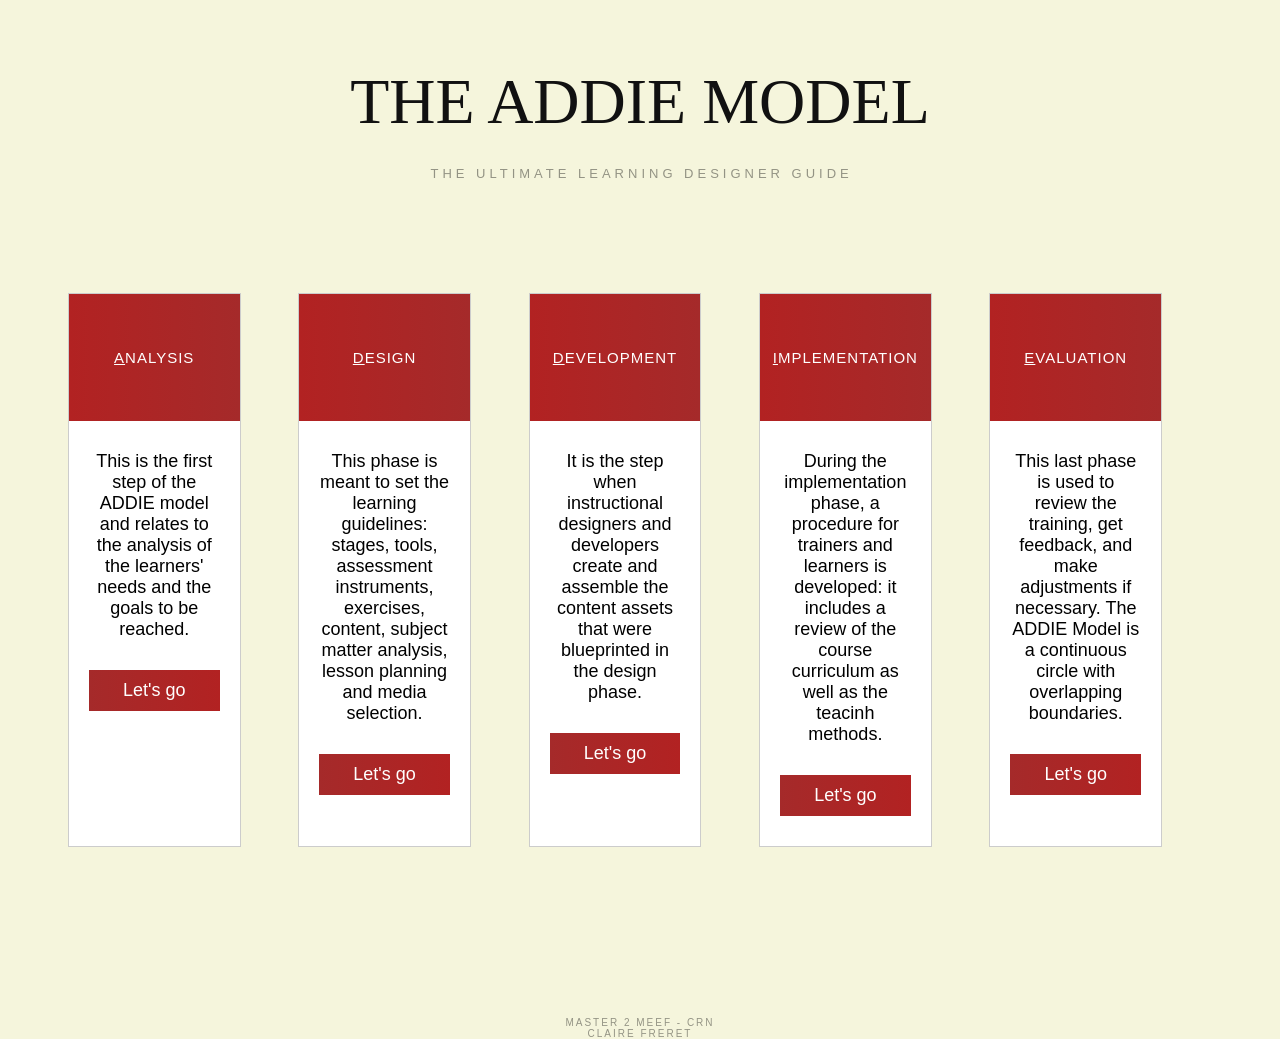
<file: index.html>
<html>
 
<head>

<link rel="stylesheet" type="text/css" href="stylesheet2.css">

<title> The ADDIE Model </title>
    
  </head>


  <body>


<div class="container">

<div class="heading">

<h2>The ADDIE Model </h2> 
<span>The ultimate learning designer guide</span>

</div> 

<div class="row">
      <div class="card">
        <div class="card-header">
          <h1> <u>A</u>nalysis</h1>
        </div>
        <div class="card-body">
          <p>
            This is the first step of the ADDIE model and relates to the analysis of the learners' needs and the goals to be reached.
          </p>
          <a href="http://p6628.phpnet.org/ESPE/M2/clairef/analysis2.htm" class="btn">Let's go</a>
        </div>
      </div>

      <div class="card">
        <div class="card-header">
          <h1> <u>D</u>esign</h1>
        </div>
        <div class="card-body">
          <p>
            This phase is meant to set the learning guidelines: stages, tools, assessment instruments, exercises, content, subject matter analysis, lesson planning and media selection.
          </p>
          <a href="http://p6628.phpnet.org/ESPE/M2/clairef/designphase.htm" class="btn">Let's go</a>
        </div>
      </div>

      <div class="card">
        <div class="card-header">
          <h1> <u>D</u>evelopment</h1>
        </div>
        <div class="card-body">
          <p>
            It is the step when instructional designers and developers create and assemble the content assets that were blueprinted in the design phase. 
          </p>
          <a href="http://p6628.phpnet.org/ESPE/M2/clairef/developmentphase.htm" class="btn">Let's go</a>
        </div>
      </div>


      <div class="card">
        <div class="card-header">
          <h1> <u>I</u>mplementation</h1>
        </div>
        <div class="card-body">
          <p>
            During the implementation phase, a procedure for trainers and learners is developed: it includes a review of the course curriculum as well as the teacinh methods.
          </p>
          <a href="http://p6628.phpnet.org/ESPE/M2/clairef/implementationphase.htm" class="btn">Let's go</a>
        </div>
      </div>

 <div class="card">
        <div class="card-header">
         <h1> <u>E</u>valuation</h1>
        </div>
        <div class="card-body">
          <p>
            This last phase is used to review the training, get feedback, and make adjustments if necessary. The ADDIE Model is a continuous circle with overlapping boundaries.
          </p>
          <a href="http://p6628.phpnet.org/ESPE/M2/clairef/evaluationphase.htm" class="btn">Let's go</a>
        </div>
      </div>

    </div>
  </div>

<div class="ending">

<span2>Master 2 MEEF - CRN
<p> Claire FRERET </p>
</span2>

</div> 

</div> 



</body>

</html>
</file>
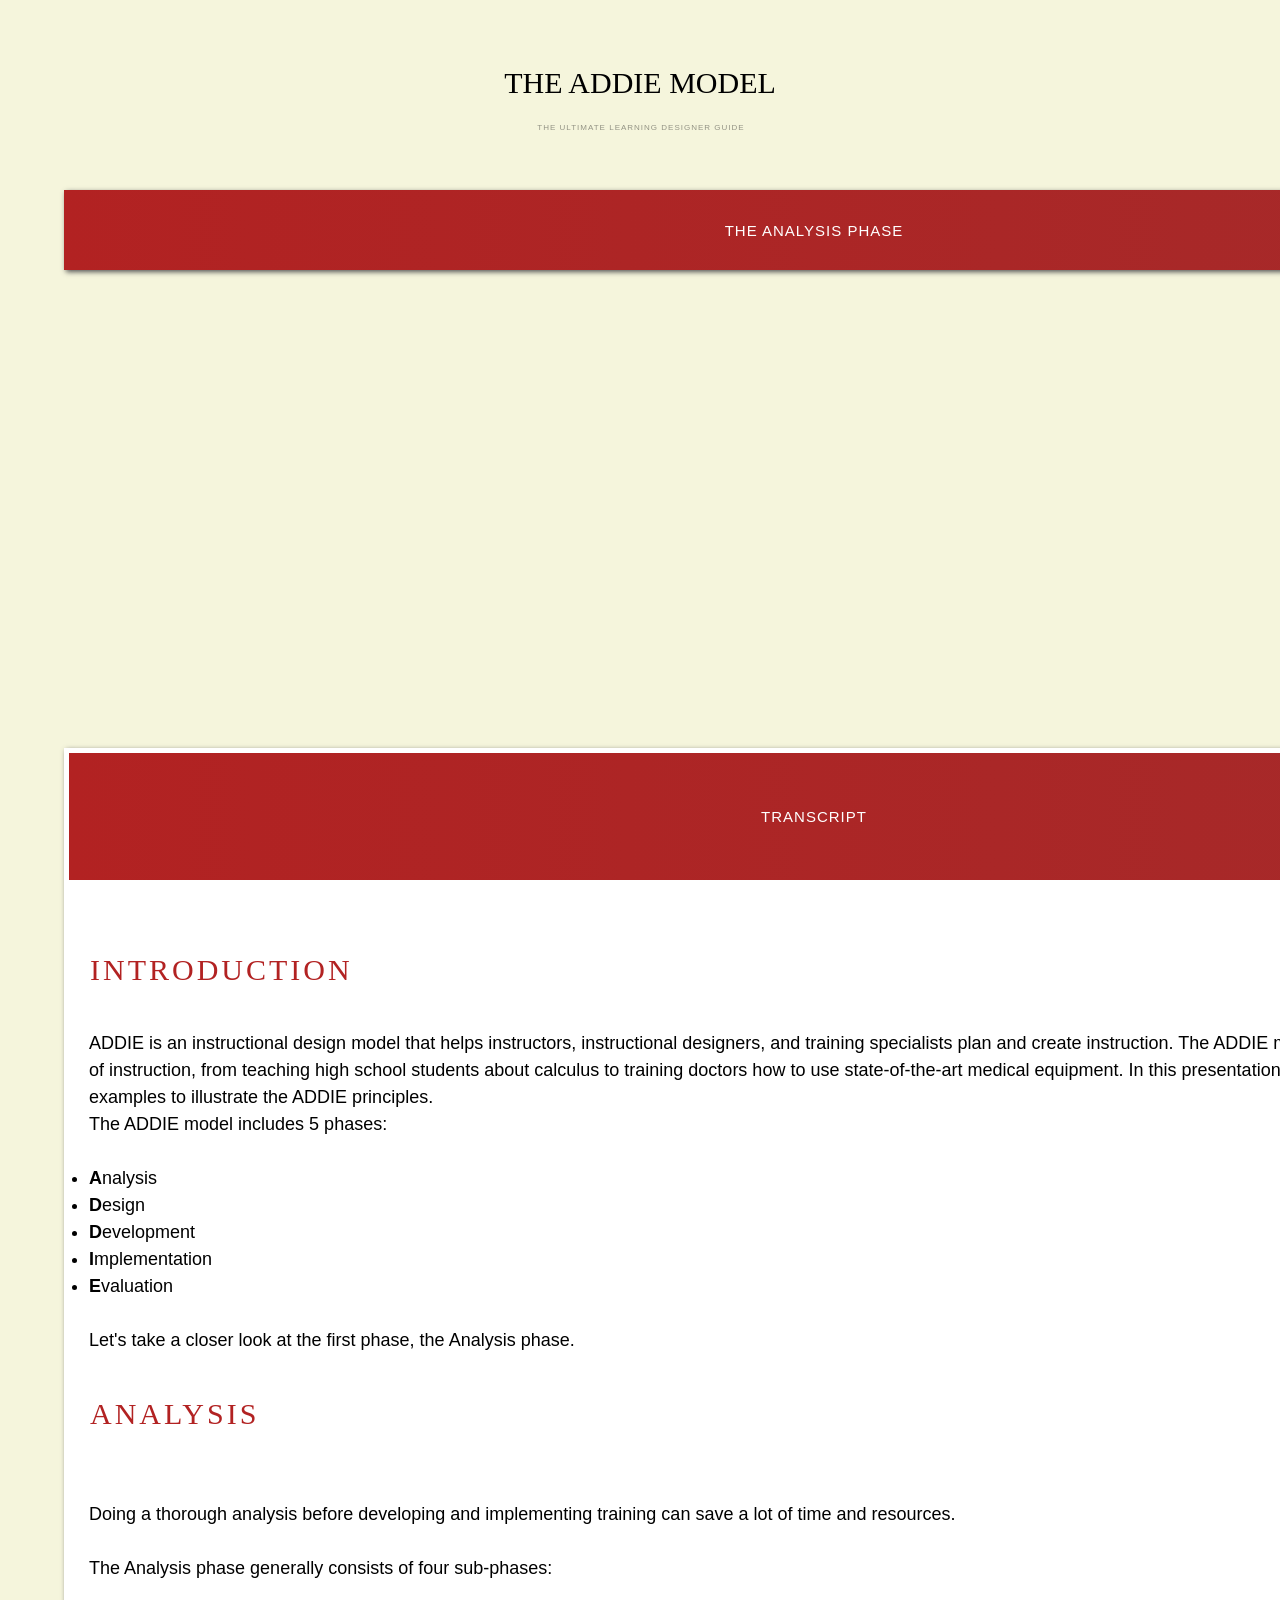
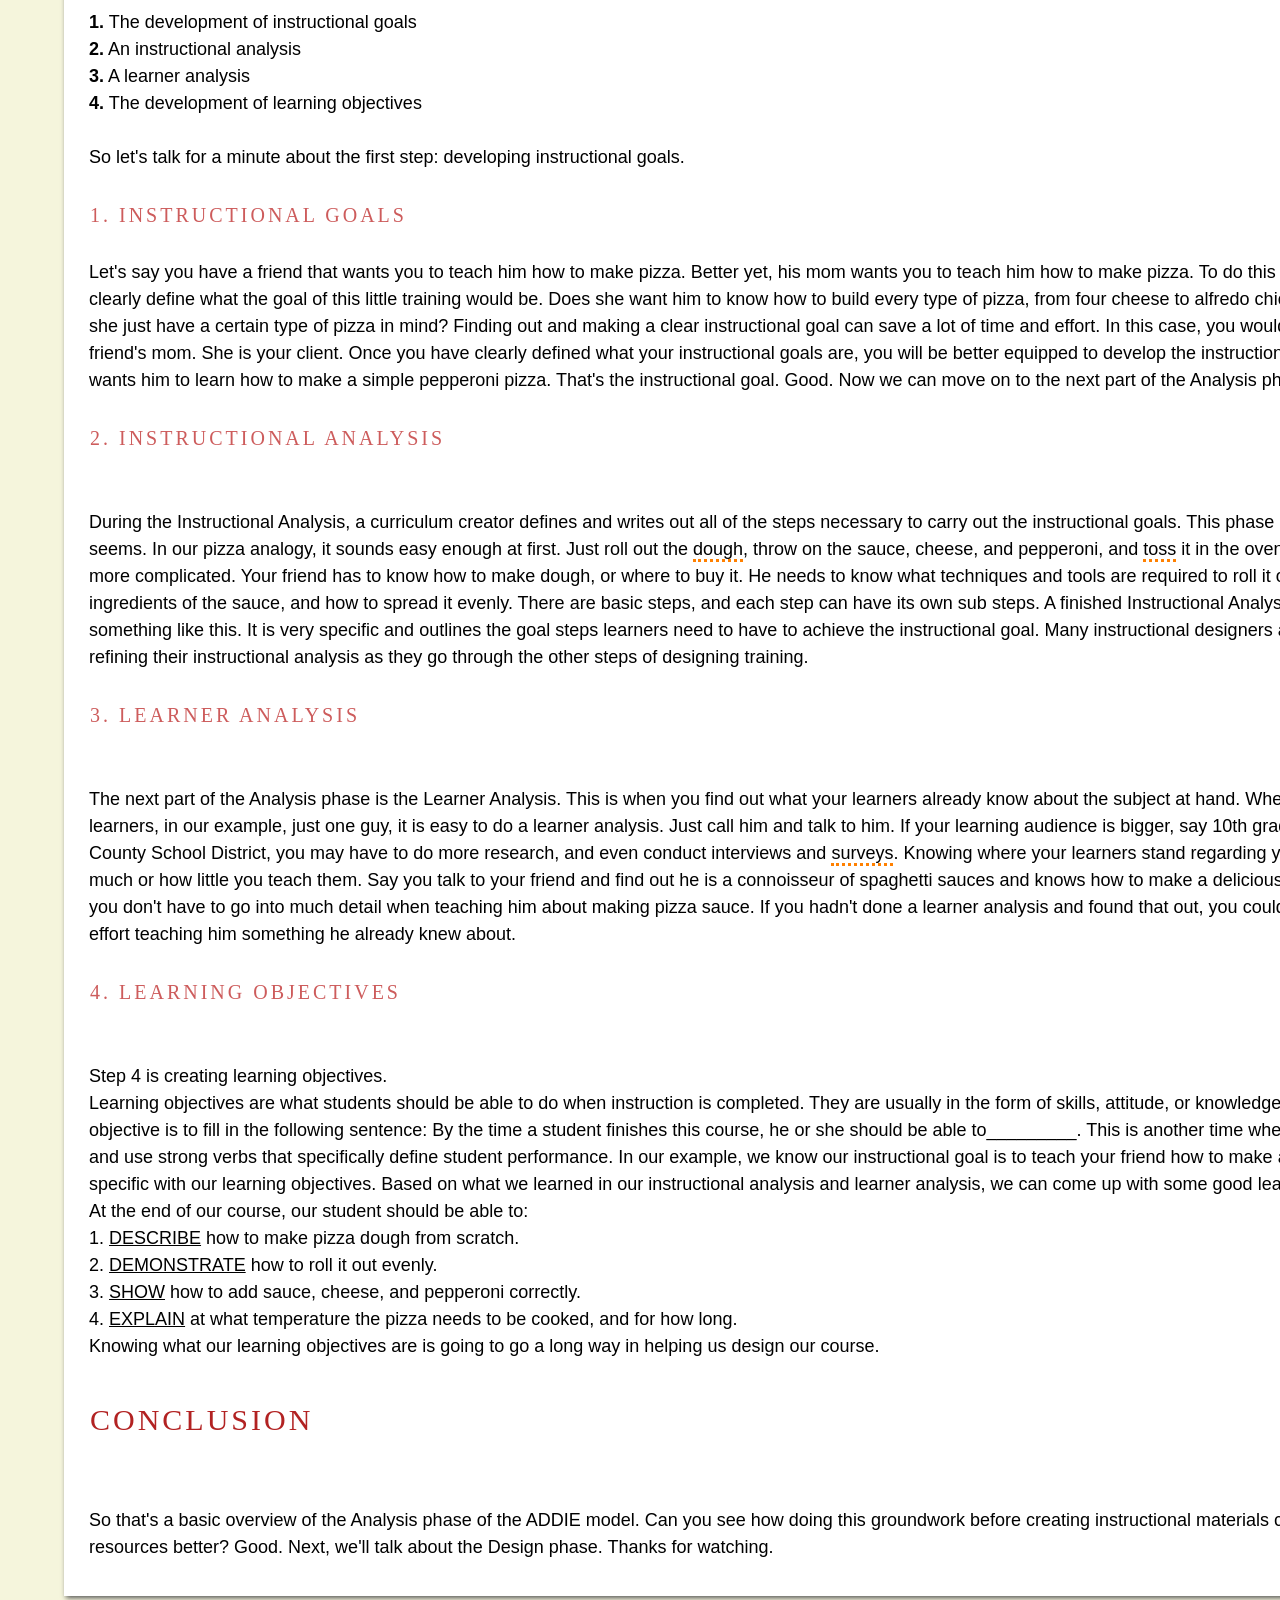
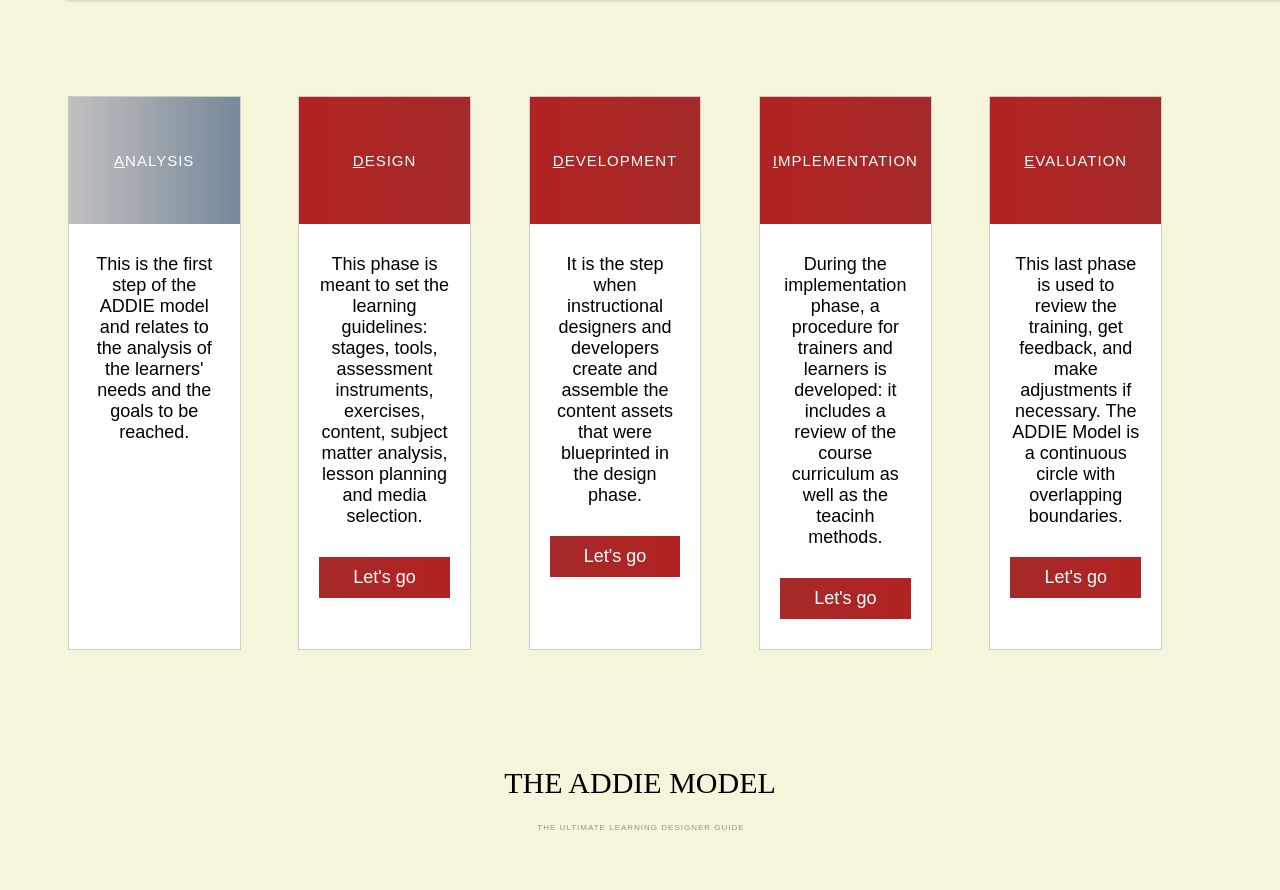
<file: analysis2.htm>
<html>
 
<head>

<link rel="stylesheet" type="text/css" href="stylesheet2.css">

<title>The ADDIE Model </title>
    
  </head>


  <body>


<div class="container">

<div class="heading">

<h3><a href="http://p6628.phpnet.org/ESPE/M2/clairef/addiemodel.htm">The ADDIE Model</a> </h3> 
<span1>The ultimate learning designer guide</span1>

</div> 





<div class="titre"><h1> The Analysis Phase </h1></div>

<iframe class="center" width="672" height="378" src="https://www.youtube.com/embed/JZdv5lrJs4U" title="YouTube video player" frameborder="0" allow="accelerometer; autoplay; clipboard-write; encrypted-media; gyroscope; picture-in-picture" allowfullscreen></iframe>


<div class="card2">
        <div class="card-header2">
          <h1> Transcript </h1>
        </div>
        <div class="card-body2">
          <p class="exemple">

 <BR><h4>Introduction</h4>

  <BR> ADDIE is an instructional design model that helps instructors, instructional designers, and training specialists plan and create instruction. The ADDIE model is used to create all kinds of instruction, from teaching high school students about calculus to training doctors how to use state-of-the-art medical equipment. In this presentation, however, we will use simpler examples to illustrate the ADDIE principles. 
<BR>The ADDIE model includes 5 phases:<BR> 
<BR>
<ul>
<li><b>A</b>nalysis</li>
<li><b>D</b>esign</li>
<li><b>D</b>evelopment</li>
<li><b>I</b>mplementation</li>
<li><b>E</b>valuation</li>
</ul>
<BR>Let's take a closer look at the first phase, the Analysis phase. 
<BR>
<BR><h4>ANALYSIS</h4>
<BR>
<BR>Doing a thorough analysis before developing and implementing training can save a lot of time and resources. 
<BR>
<BR>The Analysis phase generally consists of four sub-phases: 
<BR>
<BR><b>1.</b> The development of instructional goals
<BR><b>2.</b> An instructional analysis
<BR><b>3.</b> A learner analysis
<BR><b>4.</b> The development of learning objectives 
<BR>
<BR>So let's talk for a minute about the first step: developing instructional goals. 
<BR>
<BR><h5> 1. Instructional goals</h5>
<BR>Let's say you have a friend that wants you to teach him how to make pizza. Better yet, his mom wants you to teach him how to make pizza. To do this effectively, you would have to clearly define what the goal of this little training would be. Does she want him to know how to build every type of pizza, from four cheese to alfredo chicken to <abbr title="farci/fourré">stuffed</abbr> crust? Or does she just have a certain type of pizza in mind? Finding out and making a clear instructional goal can save a lot of time and effort. In this case, you would simply have to talk to your friend's mom. She is your client. Once you have clearly defined what your instructional goals are, you will be better equipped to develop the instruction. Let's say your friend's mom wants him to learn how to make a simple pepperoni pizza. That's the instructional goal. Good. Now we can move on to the next part of the Analysis phase.
<BR>
<BR> <h5>2. Instructional Analysis </h5>
<BR>
<BR>During the Instructional Analysis, a curriculum creator defines and writes out all of the steps necessary to carry out the instructional goals. This phase is often not as simple as it seems. In our pizza analogy, it sounds easy enough at first. Just roll out the <abbr title="pâte">dough</abbr>, throw on the sauce, cheese, and pepperoni, and <abbr title="jeter/lancer">toss</abbr> it in the oven right? But it's actually a lot more complicated. Your friend has to know how to make dough, or where to buy it. He needs to know what techniques and tools are required to roll it out. He needs to know the ingredients of the sauce, and how to spread it evenly. There are basic steps, and each step can have its own sub steps. A finished Instructional Analysis is a chart that looks something like this. It is very specific and outlines the goal steps learners need to have to achieve the instructional goal. Many instructional designers are continually adding to and refining their instructional analysis as they go through the other steps of designing training. 
<BR>
<BR><h5>3. Learner Analysis</h5>
<BR>
<BR>The next part of the Analysis phase is the Learner Analysis. This is when you find out what your learners already know about the subject at hand. When you have a specific set of learners, in our example, just one guy, it is easy to do a learner analysis. Just call him and talk to him. If your learning audience is bigger, say 10th grade physics students in the Clark County School District, you may have to do more research, and even conduct interviews and <abbr title="enquêtes">surveys</abbr>. Knowing where your learners stand regarding your subject helps you know how much or how little you teach them. Say you talk to your friend and find out he is a connoisseur of spaghetti sauces and knows how to make a delicious one by heart. Then you know you don't have to go into much detail when teaching him about making pizza sauce. If you hadn't done a learner analysis and found that out, you could have wasted a lot of time and effort teaching him something he already knew about. 
<BR>
<BR><h5>4. Learning Objectives</h5>
<BR>
<BR>Step 4 is creating learning objectives.
<BR>Learning objectives are what students should be able to do when instruction is completed. They are usually in the form of skills, attitude, or knowledge. A good way to write a learning objective is to fill in the following sentence: By the time a student finishes this course, he or she should be able to_________. This is another time when we have to be very specific, and use strong verbs that specifically define student performance. In our example, we know our instructional goal is to teach your friend how to make a pizza. But we need to be more specific with our learning objectives. Based on what we learned in our instructional analysis and learner analysis, we can come up with some good learning objectives. 
<BR>At the end of our course, our student should be able to: 
<BR>1. <u>DESCRIBE</u> how to make pizza dough from scratch. 
<BR>2. <u>DEMONSTRATE</u> how to roll it out evenly. 
<BR>3. <u>SHOW</u> how to add sauce, cheese, and pepperoni correctly. 
<BR>4. <u>EXPLAIN</u> at what temperature the pizza needs to be cooked, and for how long. 
<BR>Knowing what our learning objectives are is going to go a long way in helping us design our course. 
<BR>
<BR><h4>conclusion</h4>
<BR>
<BR>So that's a basic overview of the Analysis phase of the ADDIE model. Can you see how doing this groundwork before creating instructional materials can help you utilize your resources better? Good. Next, we'll talk about the Design phase. Thanks for watching. </p>
          
        </div>
      </div>



<div class="row">
      <div class="card3">
        <div class="card-header3">
          <h1> <u>A</u>nalysis</h1>
        </div>
        <div class="card-body3">
          <p>
            This is the first step of the ADDIE model and relates to the analysis of the learners' needs and the goals to be reached.
          </p>
         
        </div>
      </div>

      <div class="card">
        <div class="card-header">
          <h1> <u>D</u>esign</h1>
        </div>
        <div class="card-body">
          <p>
            This phase is meant to set the learning guidelines: stages, tools, assessment instruments, exercises, content, subject matter analysis, lesson planning and media selection.
          </p>
          <a href="http://p6628.phpnet.org/ESPE/M2/clairef/designphase.htm" class="btn">Let's go</a>
        </div>
      </div>

      <div class="card">
        <div class="card-header">
          <h1> <u>D</u>evelopment</h1>
        </div>
        <div class="card-body">
          <p>
            It is the step when instructional designers and developers create and assemble the content assets that were blueprinted in the design phase. 
          </p>
          <a href="http://p6628.phpnet.org/ESPE/M2/clairef/developmentphase.htm" class="btn">Let's go</a>
        </div>
      </div>


      <div class="card">
        <div class="card-header">
          <h1> <u>I</u>mplementation</h1>
        </div>
        <div class="card-body">
          <p>
            During the implementation phase, a procedure for trainers and learners is developed: it includes a review of the course curriculum as well as the teacinh methods.
          </p>
          <a href="http://p6628.phpnet.org/ESPE/M2/clairef/implementationphase.htm" class="btn">Let's go</a>
        </div>
      </div>

 <div class="card">
        <div class="card-header">
          <h1><u>E</u>valuation</h1>
        </div>
        <div class="card-body">
          <p>
            This last phase is used to review the training, get feedback, and make adjustments if necessary. The ADDIE Model is a continuous circle with overlapping boundaries.
          </p>
          <a href="http://p6628.phpnet.org/ESPE/M2/clairef/evaluationphase.htm" class="btn">Let's go</a>
        </div>
      </div>

    </div>



</p> 

</div>        


<div class="container">

<div class="heading">

<h3><a href="http://p6628.phpnet.org/ESPE/M2/clairef/addiemodel.htm">The ADDIE Model</a> </h3> 
<span1>The ultimate learning designer guide</span1>

</div> 

</body>

</html>
</file>
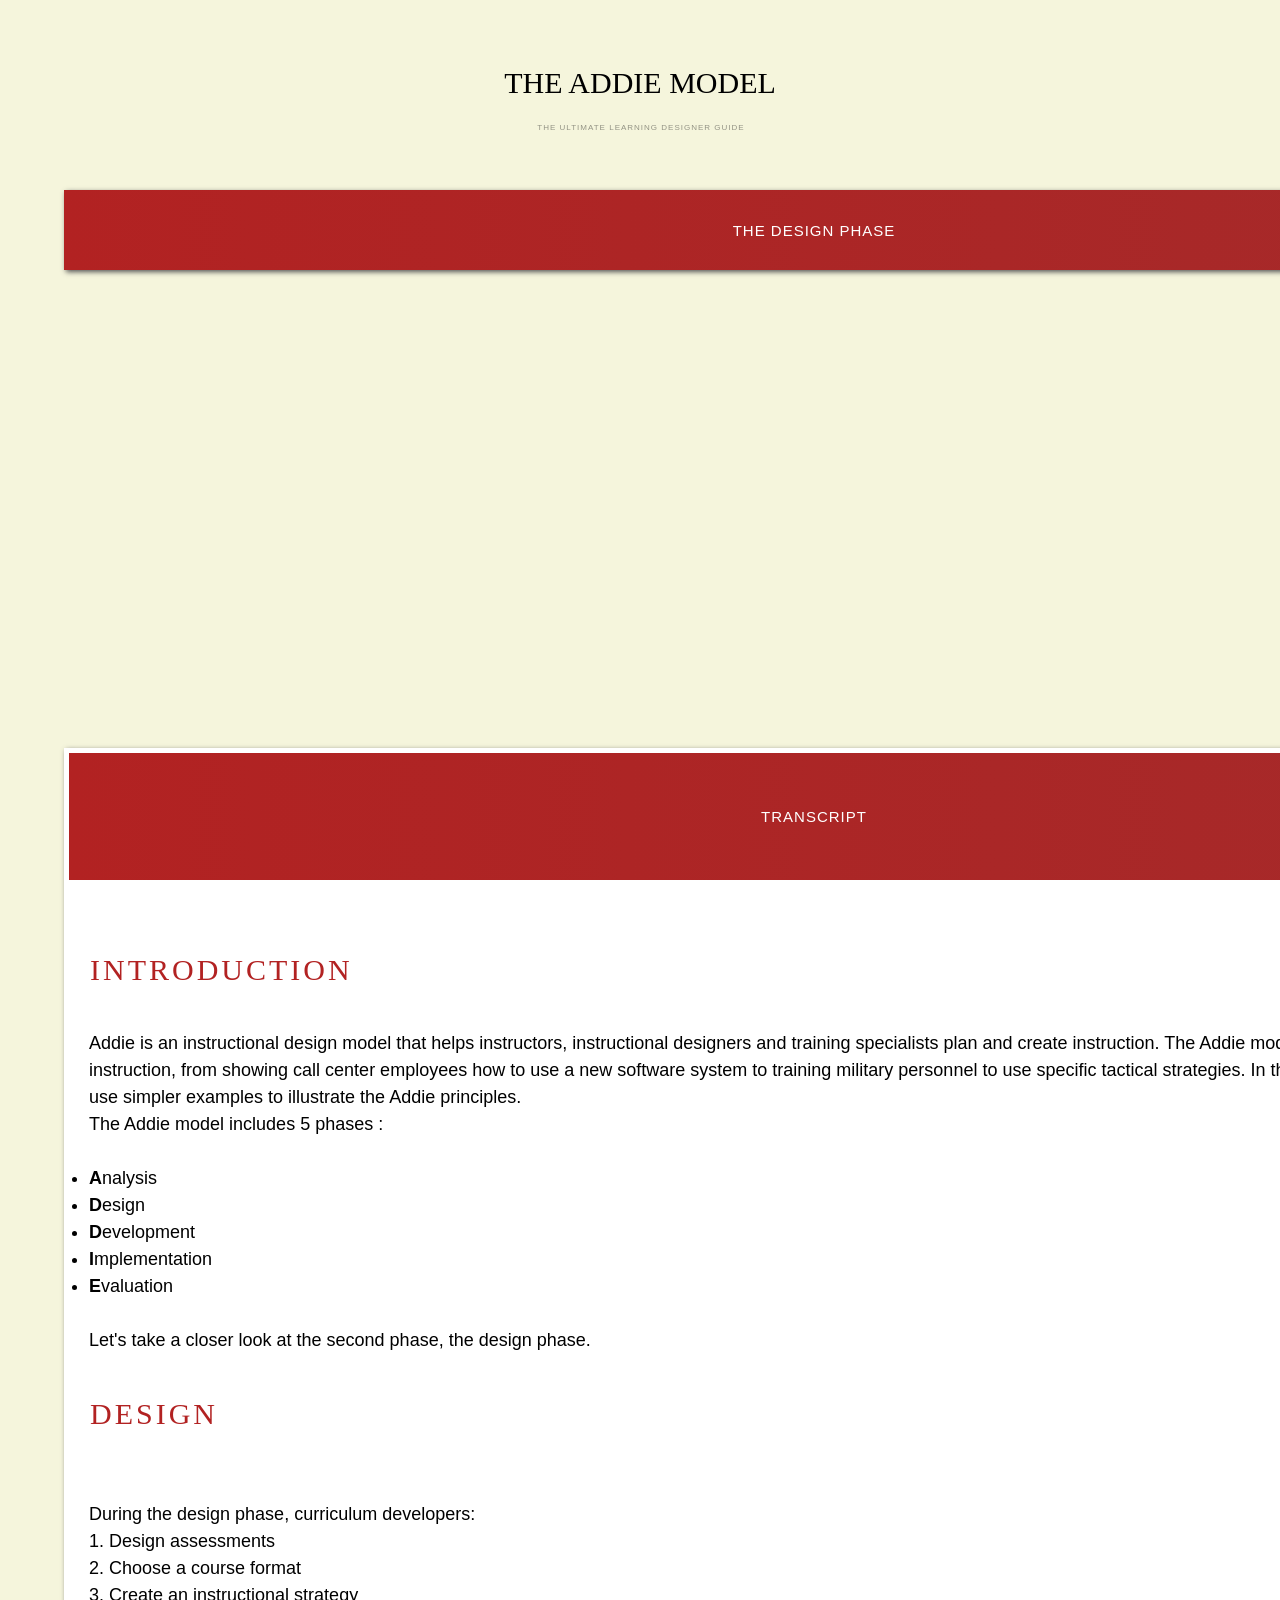
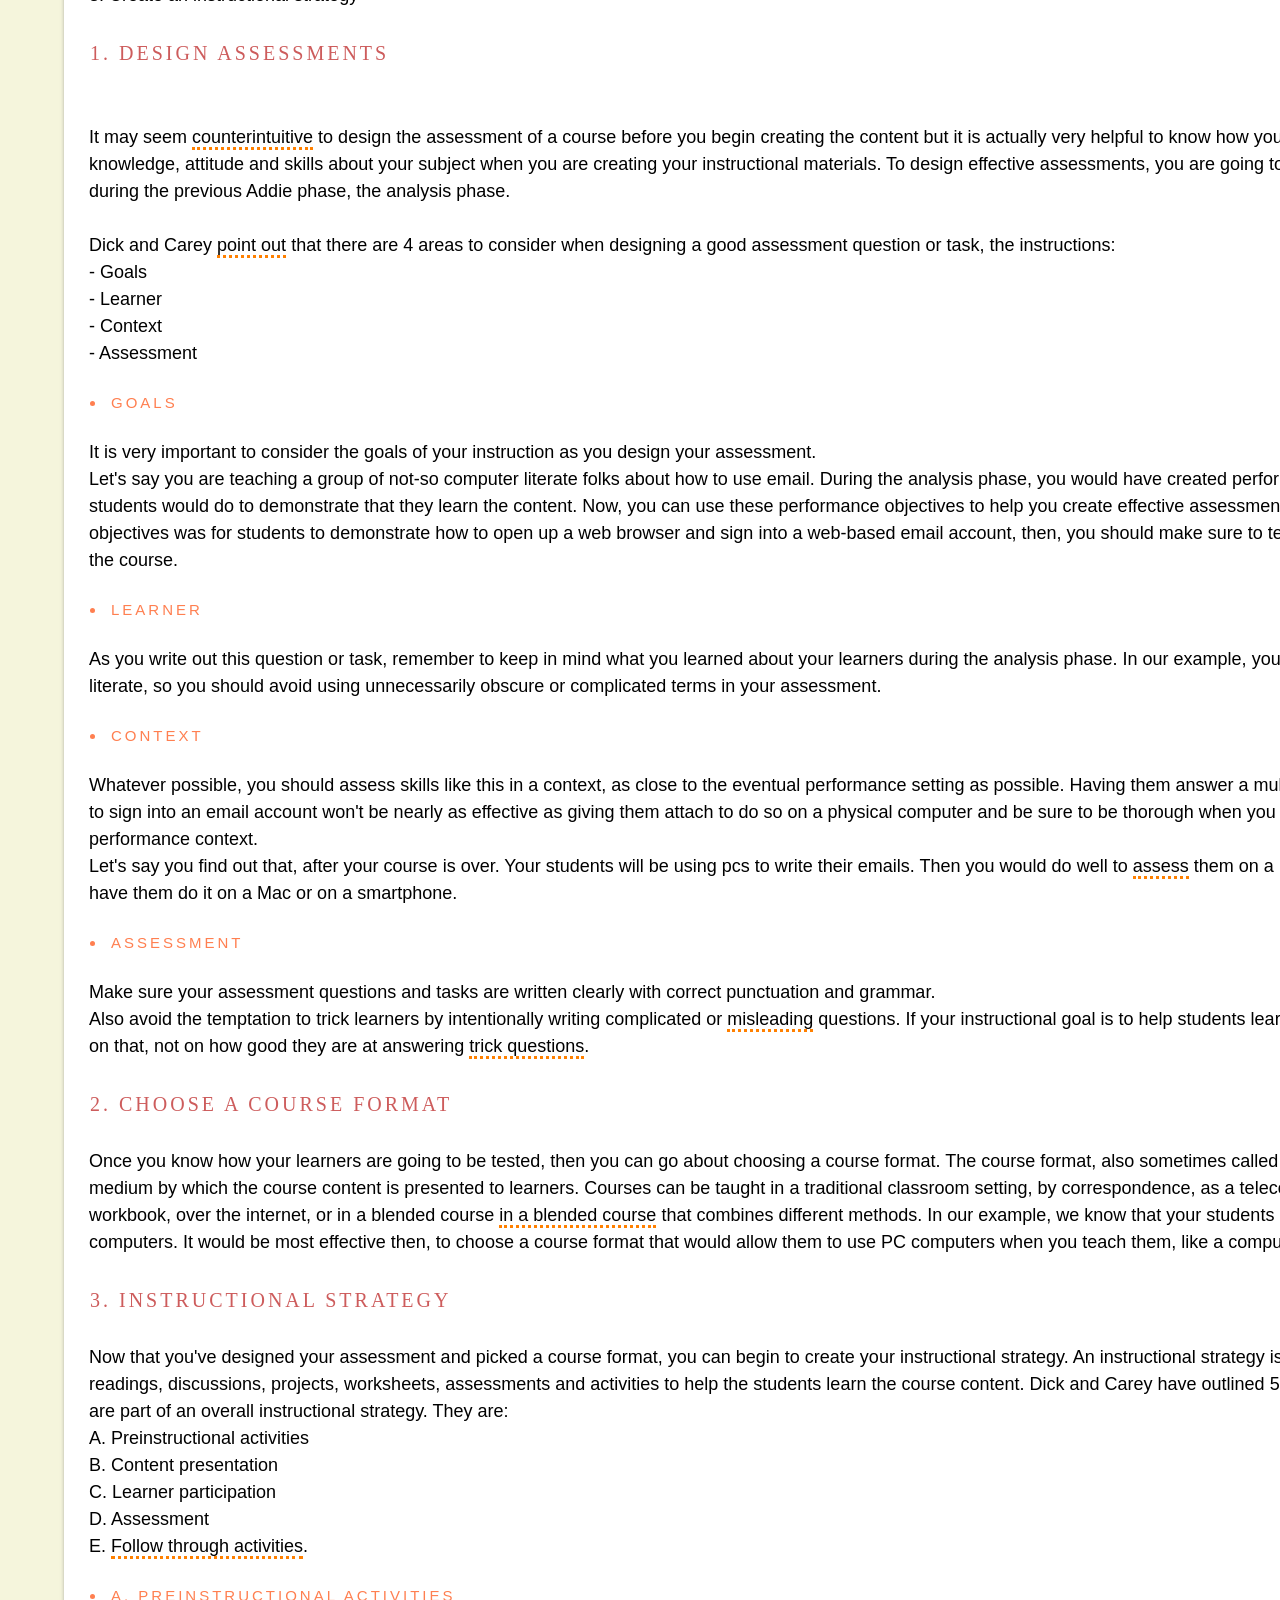
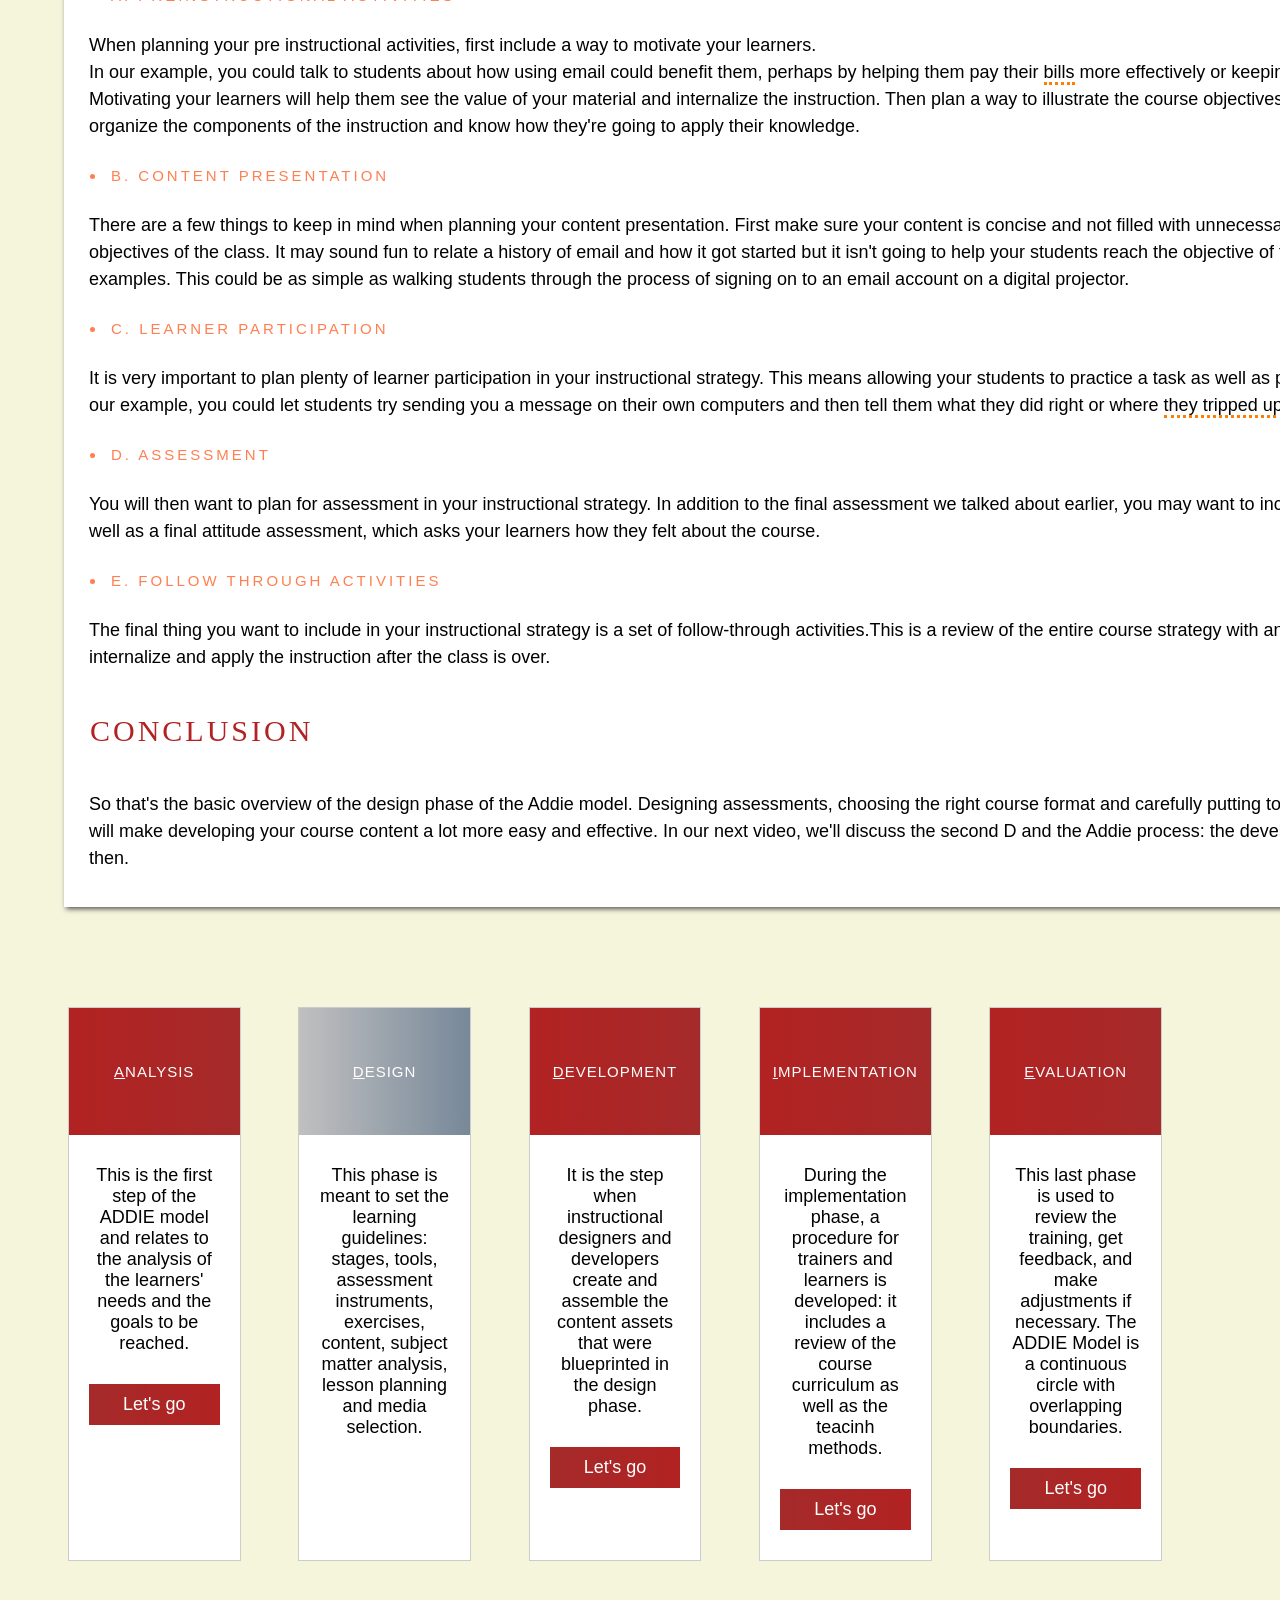
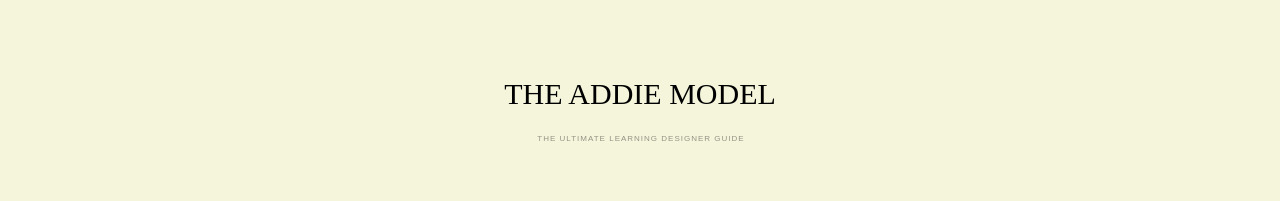
<file: designphase.htm>
<html>
 
<head>

<link rel="stylesheet" type="text/css" href="stylesheet2.css">

<title>The ADDIE Model </title>
    
  </head>


  <body>


<div class="container">

<div class="heading">

<h3><a href="http://p6628.phpnet.org/ESPE/M2/clairef/addiemodel.htm">The ADDIE Model</a> </h3> 
<span1>The ultimate learning designer guide</span1>

</div> 





<div class="titre"><h1> The Design Phase </h1></div>

<iframe class="center" width="672" height="378" src="https://www.youtube.com/embed/BhLIiF9QyTo" title="YouTube video player" frameborder="0" allow="accelerometer; autoplay; clipboard-write; encrypted-media; gyroscope; picture-in-picture" allowfullscreen></iframe>


<div class="card2">
        <div class="card-header2">
          <h1> Transcript </h1>
        </div>
        <div class="card-body2">
         <p class="exemple">

 <BR><h4>Introduction</h4>

<BR>Addie is an instructional design model that helps instructors, instructional designers and training specialists plan and create instruction. The Addie model is used to create all kinds of instruction, from showing call center employees how to use a new software system to training military personnel to use specific tactical strategies. In this presentation however, we will use simpler examples to illustrate the Addie principles.
<BR>The Addie model includes 5 phases : <BR> 
<BR>
<ul>
<li><b>A</b>nalysis</li>
<li><b>D</b>esign</li>
<li><b>D</b>evelopment</li>
<li><b>I</b>mplementation</li>
<li><b>E</b>valuation</li>
</ul>
<BR> Let's take a closer look at the second phase, the design phase. 
<BR>
<BR><h4>DESIGN</h4>
<BR>
<BR>During the design phase, curriculum developers:
<BR>1. Design assessments
<BR>2. Choose a course format 
<BR>3. Create an instructional strategy
<BR>
<BR><h5>1. Design assessments</h5>
<BR>
<BR>It may seem <abbr title="contre-intuitif">counterintuitive</abbr> to design the assessment of a course before you begin creating the content but it is actually very helpful to know how you are going to test your learner's knowledge, attitude and skills about your subject when you are creating your instructional materials. To design effective assessments, you are going to use a lot of what you learned during the previous Addie phase, the analysis phase.
<BR>
<BR>Dick and Carey <abbr title="souligner/indiquer">point out</abbr> that there are 4 areas to consider when designing a good assessment question or task, the instructions:
<BR>- Goals 
<BR>- Learner
<BR>- Context 
<BR>- Assessment
<BR>
<BR><h6><li>goals</li></h6>
<BR>It is very important to consider the goals of your instruction as you design your assessment.
<BR>Let's say you are teaching a group of not-so computer literate folks about how to use email. During the analysis phase, you would have created performance objectives or what the students would do to demonstrate that they learn the content. Now, you can use these performance objectives to help you create effective assessments. If one of your performance objectives was for students to demonstrate how to open up a web browser and sign into a web-based email account, then, you should make sure to test that knowledge at the end of the course.
<BR>
<BR><h6><li>learner</li></h6>
<BR>As you write out this question or task, remember to keep in mind what you learned about your learners during the analysis phase. In our example, your learners aren't very computer literate, so you should avoid using unnecessarily obscure or complicated terms in your assessment. 
<BR>
<BR><h6><li>context</li></h6>
<BR>Whatever possible, you should assess skills like this in a context, as close to the eventual performance setting as possible. Having them answer a multiple-choice question about how to sign into an email account won't be nearly as effective as giving them attach to do so on a physical computer and be sure to be thorough when you research your learner's performance context.
<BR>Let's say you find out that, after your course is over. Your students will be using pcs to write their emails. Then you would do well to <abbr title="évaluer">assess</abbr> them on a PC. It wouldn't be helpful to have them do it on a Mac or on a smartphone. 
<BR>
<BR><h6><li>assessment</li></h6>
<BR>Make sure your assessment questions and tasks are written clearly with correct punctuation and grammar.
<BR>Also avoid the temptation to trick learners by intentionally writing complicated or <abbr title="trompeuses">misleading</abbr> questions. If your instructional goal is to help students learn to use email, then test them on that, not on how good they are at answering <abbr title="questions pièges">trick questions</abbr>.
<BR>
<BR><h5>2. choose a course format</h5>

<BR> Once you know how your learners are going to be tested, then you can go about choosing a course format. The course format, also sometimes called the delivery system, is the medium by which the course content is presented to learners. Courses can be taught in a traditional classroom setting, by correspondence, as a telecourse, through a self-paced workbook, over the internet, or in a blended course <abbr title="un cours d’apprentissage mixte">in a blended course</abbr> that combines different methods. In our example, we know that your students are going to be tested using PC computers. It would be most effective then, to choose a course format that would allow them to use PC computers when you teach them, like a computer lab.
<BR>
<BR><h5>3. instructional strategy</h5>

<BR>Now that you've designed your assessment and picked a course format, you can begin to create your instructional strategy. An instructional strategy is the collection of lectures, readings, discussions, projects, worksheets, assessments and activities to help the students learn the course content. Dick and Carey have outlined 5 major learning components that are part of an overall instructional strategy. They are:
<BR>A. Preinstructional activities
<BR>B. Content presentation
<BR>C. Learner participation
<BR>D. Assessment 
<BR>E. <abbr title="activités de suivi">Follow through activities</abbr>. 
<BR>
<BR><h6><li>a. Preinstructional activities</li></h6>
<BR>When planning your pre instructional activities, first include a way to motivate your learners.
<BR>In our example, you could talk to students about how using email could benefit them, perhaps by helping them pay their <abbr title="factures">bills</abbr> more effectively or keeping in touch with relatives. Motivating your learners will help them see the value of your material and internalize the instruction.
Then plan a way to illustrate the course objectives. This will help them mentally organize the components of the instruction and know how they're going to apply their knowledge. 
<BR>
<BR><h6><li>b. Content presentation</li></h6>
<BR>There are a few things to keep in mind when planning your content presentation. First make sure your content is concise and not filled with unnecessary detail. Just <abbr title="coller">stick</abbr> to the objectives of the class. It may sound fun to relate a history of email and how it got started but it isn't going to help your students reach the objective of the class, and be sure to include examples. This could be as simple as walking students through the process of signing on to an email account on a digital projector.
<BR>
<BR><h6><li>c. Learner participation</li></h6>
<BR>It is very important to plan plenty of learner participation in your instructional strategy. This means allowing your students to practice a task as well as providing them with feedback. In our example, you could let students try sending you a message on their own computers and then tell them what they did right or where <abbr title="se sont trompés,ont fait un faux pas">they tripped up</abbr>.
<BR>
<BR><h6><li>d. Assessment</li></h6>
<BR>You will then want to plan for assessment in your instructional strategy. In addition to the final assessment we talked about earlier, you may want to include practice assessments, as well as a final attitude assessment, which asks your learners how they felt about the course. 
<BR>
<BR><h6><li>e. follow through activities</li></h6>
<BR>The final thing you want to include in your instructional strategy is a set of follow-through activities.This is a review of the entire course strategy with an eye <abbr title="vers, envers">toward</abbr> helping students internalize and apply the instruction after the class is over.
<BR>
<BR><h4>conclusion</h4>
<BR>So that's the basic overview of the design phase of the Addie model. Designing assessments, choosing the right course format and carefully putting together an instructional strategy will make developing your course content a lot more easy and effective. In our next video, we'll discuss the second D and the Addie process: the development phase. We'll see you then.
          
        </div>
      </div>



<div class="row">
      <div class="card">
        <div class="card-header">
          <h1> <u>A</u>nalysis</h1>
        </div>
        <div class="card-body">
          <p>
            This is the first step of the ADDIE model and relates to the analysis of the learners' needs and the goals to be reached.
          </p>
          <a href="http://p6628.phpnet.org/ESPE/M2/clairef/analysis2.htm" class="btn">Let's go</a>
        </div>
      </div>

      <div class="card3">
        <div class="card-header3">
          <h1> <u>D</u>esign</h1>
        </div>
        <div class="card-body3">
          <p>
            This phase is meant to set the learning guidelines: stages, tools, assessment instruments, exercises, content, subject matter analysis, lesson planning and media selection.
          </p>
        
        </div>
      </div>

      <div class="card">
        <div class="card-header">
          <h1> <u>D</u>evelopment</h1>
        </div>
        <div class="card-body">
          <p>
            It is the step when instructional designers and developers create and assemble the content assets that were blueprinted in the design phase. 
          </p>
          <a href="http://p6628.phpnet.org/ESPE/M2/clairef/developmentphase.htm" class="btn">Let's go</a>
        </div>
      </div>


      <div class="card">
        <div class="card-header">
          <h1> <u>I</u>mplementation</h1>
        </div>
        <div class="card-body">
          <p>
            During the implementation phase, a procedure for trainers and learners is developed: it includes a review of the course curriculum as well as the teacinh methods.
          </p>
          <a href="http://p6628.phpnet.org/ESPE/M2/clairef/implementationphase.htm" class="btn">Let's go</a>
        </div>
      </div>

 <div class="card">
        <div class="card-header">
          <h1><u>E</u>valuation</h1>
        </div>
        <div class="card-body">
          <p>
            This last phase is used to review the training, get feedback, and make adjustments if necessary. The ADDIE Model is a continuous circle with overlapping boundaries.
          </p>
          <a href="http://p6628.phpnet.org/ESPE/M2/clairef/evaluationphase.htm" class="btn">Let's go</a>
        </div>
      </div>

    </div>

    </div>



</p> 

</div>        


<div class="container">

<div class="heading">

<h3><a href="http://p6628.phpnet.org/ESPE/M2/clairef/addiemodel.htm">The ADDIE Model</a> </h3> 
<span1>The ultimate learning designer guide</span1>

</div> 

</body>

</html>
</file>
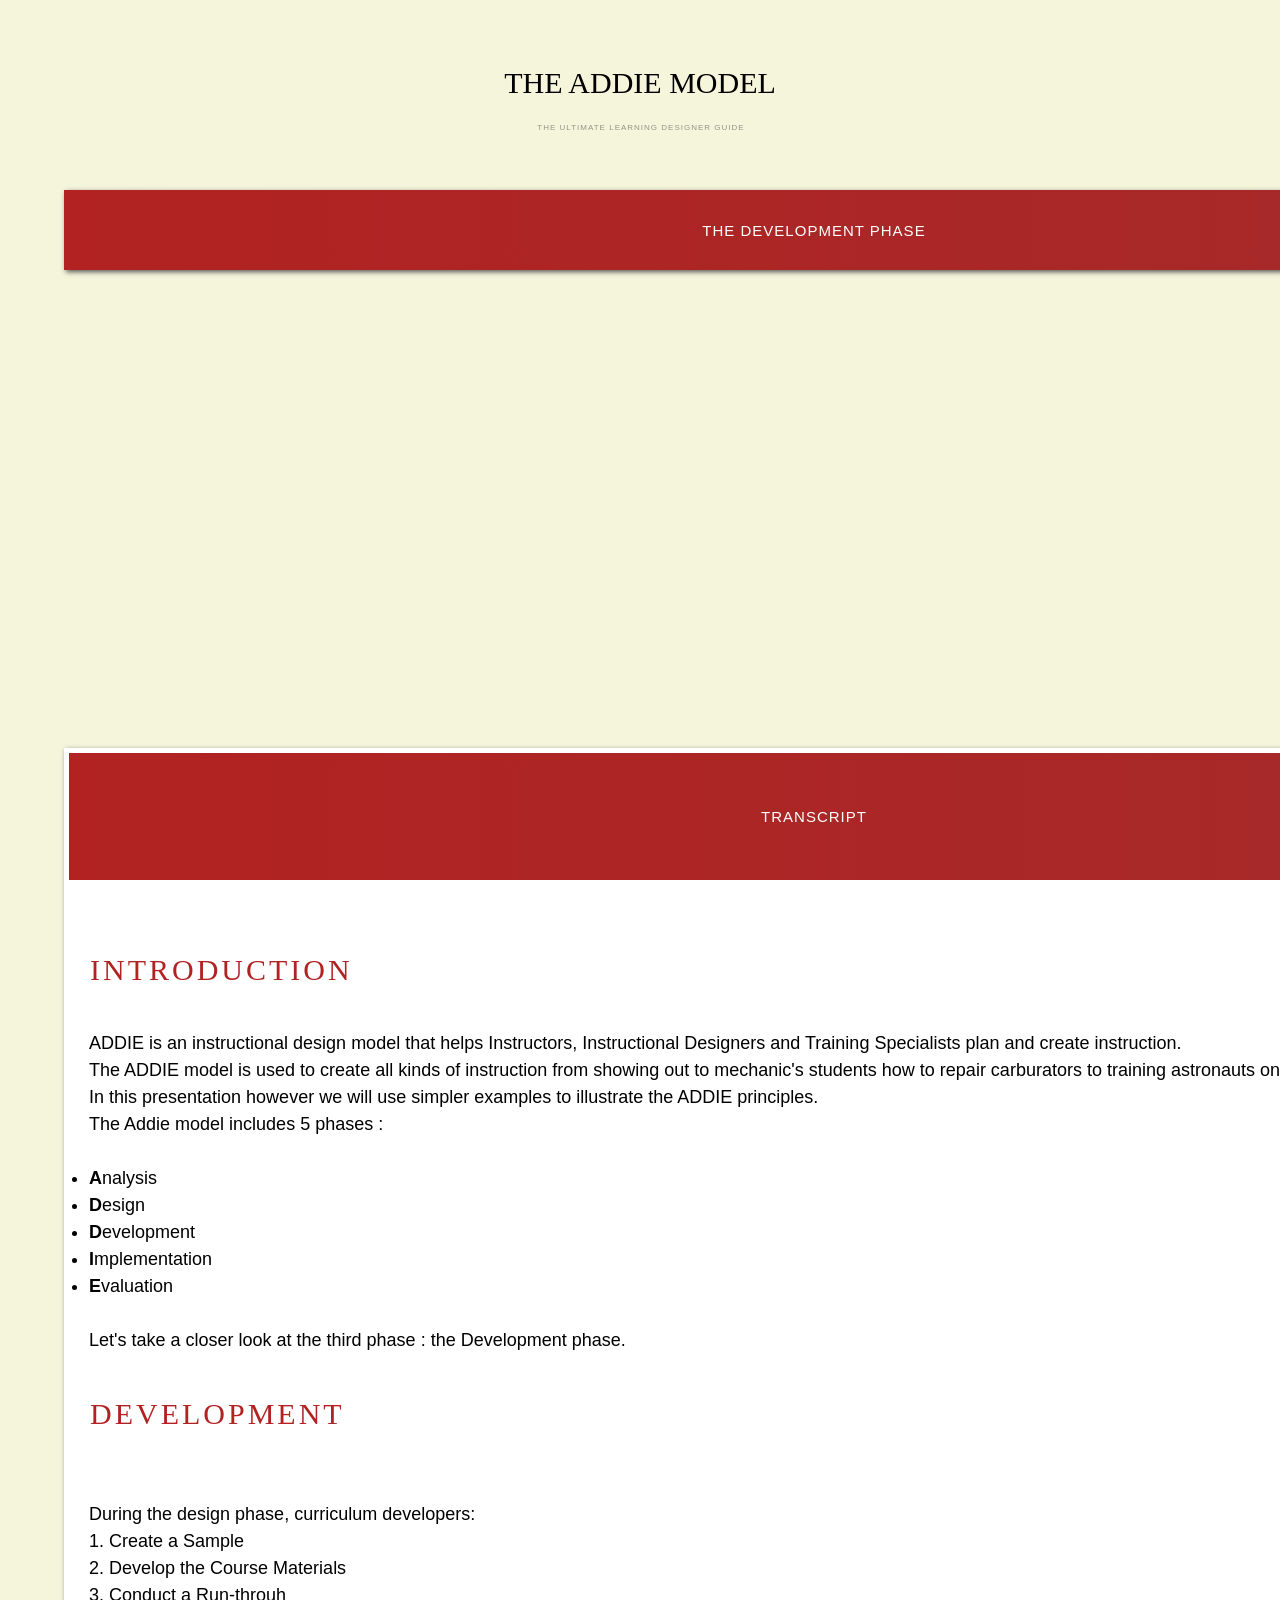
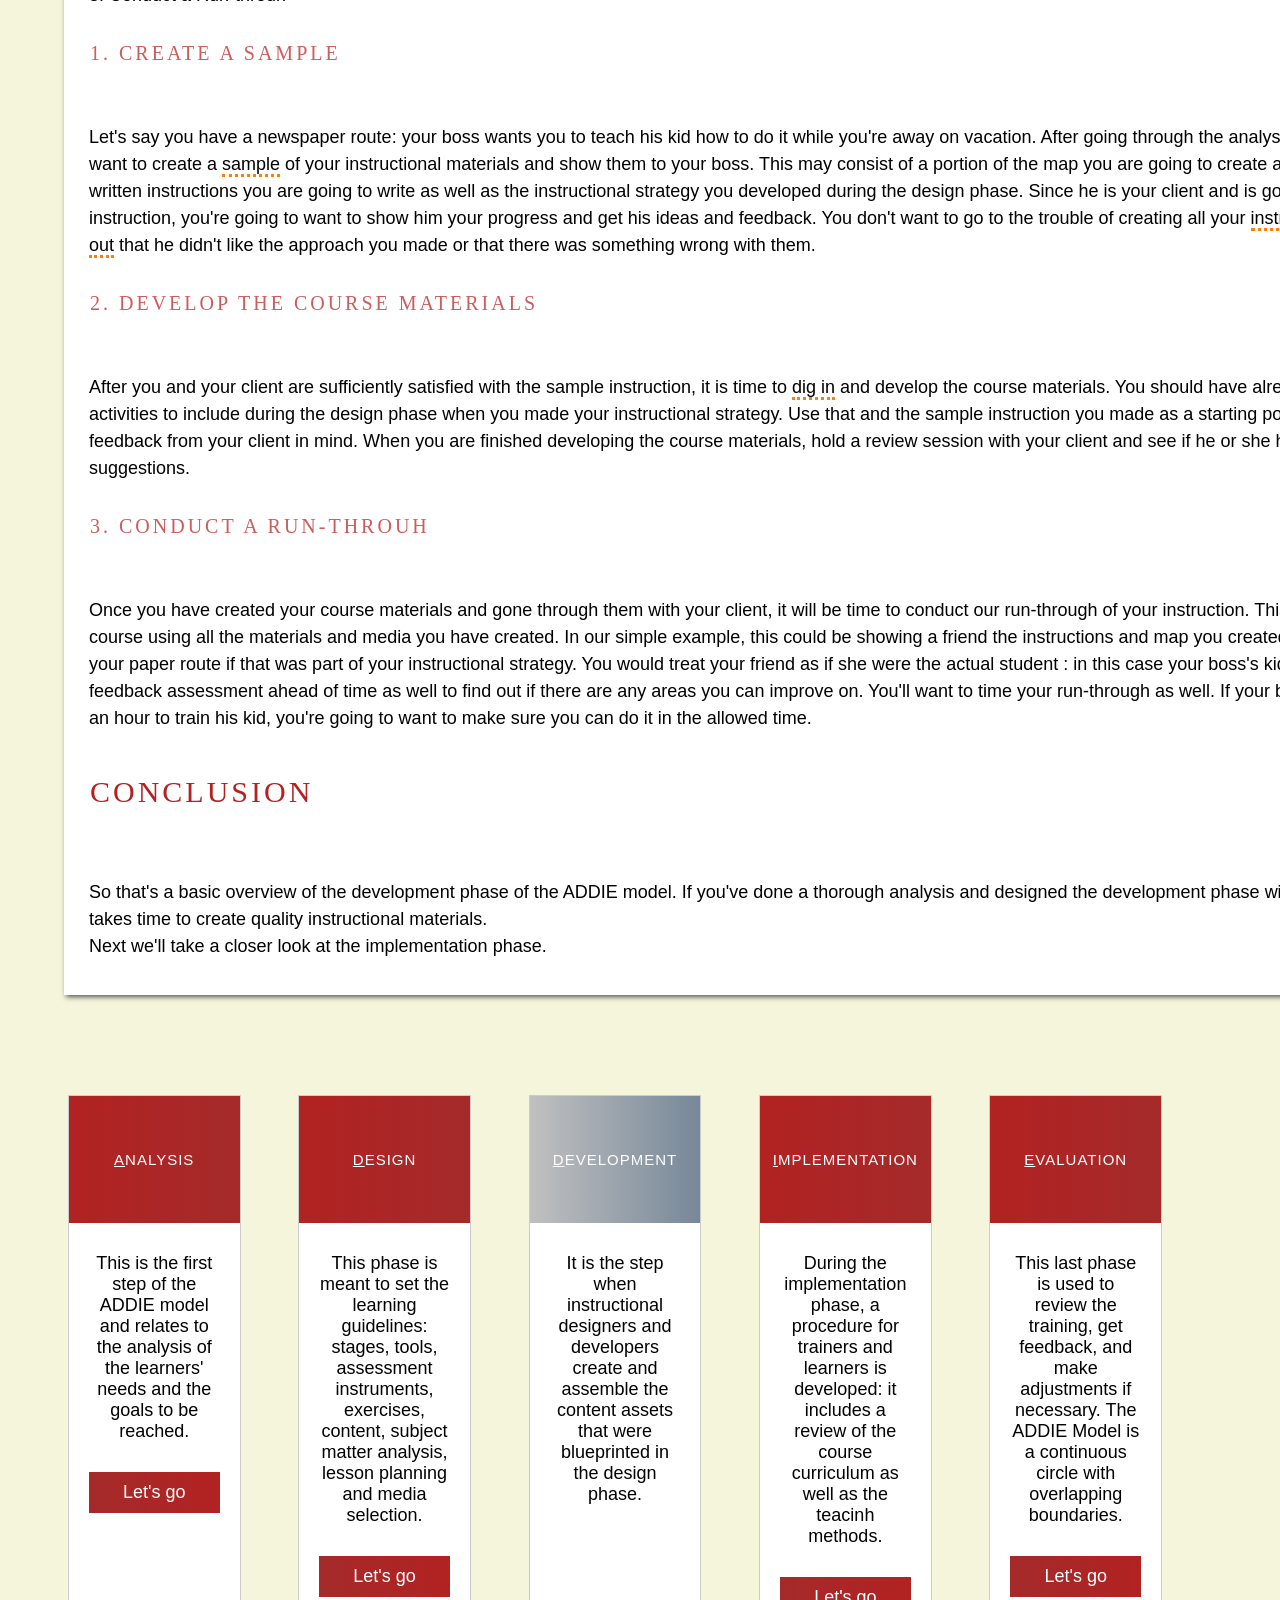
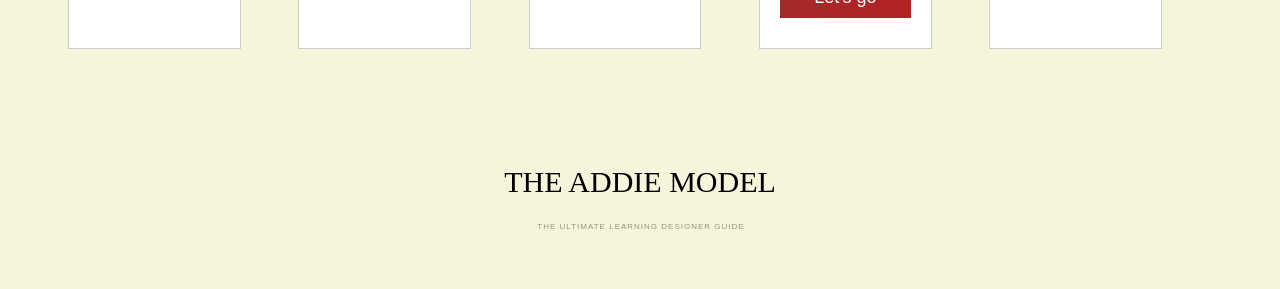
<file: developmentphase.htm>
<html>
 
<head>

<link rel="stylesheet" type="text/css" href="stylesheet2.css">

<title>The ADDIE Model </title>
    
  </head>


  <body>


<div class="container">

<div class="heading">

<h3><a href="http://p6628.phpnet.org/ESPE/M2/clairef/addiemodel.htm">The ADDIE Model</a> </h3> 
<span1>The ultimate learning designer guide</span1>

</div> 





<div class="titre"><h1> The Development Phase </h1></div>

<iframe class="center" width="672" height="378" src="https://www.youtube.com/embed/VzYDNWhQWYA" title="YouTube video player" frameborder="0" allow="accelerometer; autoplay; clipboard-write; encrypted-media; gyroscope; picture-in-picture" allowfullscreen></iframe>



<div class="card2">
        <div class="card-header2">
          <h1> Transcript </h1>
        </div>
        <div class="card-body2">
          <p class="exemple">
<BR><h4>Introduction</h4>

<BR>ADDIE is an instructional design model that helps Instructors, Instructional Designers and Training Specialists plan and create instruction. 
<BR>The ADDIE model is used to create all kinds of instruction from showing out to mechanic's students how to repair carburators to training astronauts on launch procedures. 
<BR>In this presentation however we will use simpler examples to illustrate the ADDIE principles. 
<BR>The Addie model includes 5 phases : <BR> 
<BR>
<ul>
<li><b>A</b>nalysis</li>
<li><b>D</b>esign</li>
<li><b>D</b>evelopment</li>
<li><b>I</b>mplementation</li>
<li><b>E</b>valuation</li>
</ul>
<BR>Let's take a closer look at the third phase : the Development phase. 
<BR>
<BR><h4>DEVELOPMENT</h4>
<BR>
<BR>During the design phase, curriculum developers:
<BR>1. Create a Sample
<BR>2. Develop the Course Materials 
<BR>3. Conduct a Run-throuh
<BR>
<BR><h5>1. Create a Sample</h5>
<BR>
<BR>Let's say you have a newspaper route: your boss wants you to teach his kid how to do it while you're away on vacation. 
After going through the analysis and design phases, you'll want to create a <abbr title="échantillon">sample</abbr> of your instructional materials and show them to your boss. 
This may consist of a portion of the map you are going to create and a paragraph or two of the written instructions you are going to write as well as the instructional 
strategy you developed during the design phase. Since he is your client and is going to have final say in the instruction, you're going to want to 
show him your progress and get his ideas and feedback. You don't want to go to the trouble of creating all your <abbr title="ressources pédagogiques">instructional materials</abbr>
 and then <abbr title="découvrir, se rendre compte">find out</abbr> that he didn't like the approach you made or that there was something wrong with them.
<BR>
<BR><h5>2. Develop the Course Materials</h5>
<BR>
<BR>After you and your client are sufficiently satisfied with the sample instruction, it is time to <abbr title="creuser, approfondir, s'y mettre">dig in</abbr> and develop the course materials. 
You should have already decided which instructional activities to include during the design phase when you made your instructional strategy. 
Use that and the sample instruction you made as a starting point and keep the comments and feedback from your client in mind.
 When you are finished developing the course materials, hold a review session with your client and see if he or she has any more comments or suggestions. 
<BR>
<BR><h5>3. Conduct a Run-throuh</h5>
<BR>
<BR>Once you have created your course materials and gone through them with your client, it will be time to conduct our run-through of your instruction. 
This is a real-time <abbr title="répétition">rehearsal</abbr> of the course using all the materials and media you have created.
 In our simple example, this could be showing a friend the instructions and map you created as well as a <abbr title="cheminement">walkthrough</abbr> of your paper route 
if that was part of your instructional strategy. You would treat your friend as if she were the actual student : in this case your boss's kid.
 It's a good idea to prepare a feedback assessment ahead of time as well to find out if there are any areas you can improve on. 
You'll want to time your run-through as well. If your boss was only going to give you an hour to train his kid, you're going to want to make sure you can do it in the allowed time. 
<BR>
<BR><h4>conclusion</h4>
<BR>
<BR>So that's a basic overview of the development phase of the ADDIE model. 
If you've done a thorough analysis and designed the development phase will go a lot smoother though it still takes time to create quality instructional materials. <br>
Next we'll take a closer look at the implementation phase.</p>

        </div>
      </div>



<div class="row">
      <div class="card">
        <div class="card-header">
          <h1> <u>A</u>nalysis</h1>
        </div>
        <div class="card-body">
          <p>
            This is the first step of the ADDIE model and relates to the analysis of the learners' needs and the goals to be reached.
          </p>
          <a href="http://p6628.phpnet.org/ESPE/M2/clairef/analysis2.htm" class="btn">Let's go</a>
        </div>
      </div>

      <div class="card">
        <div class="card-header">
          <h1> <u>D</u>esign</h1>
        </div>
        <div class="card-body">
          <p>
            This phase is meant to set the learning guidelines: stages, tools, assessment instruments, exercises, content, subject matter analysis, lesson planning and media selection.
          </p>
          <a href="http://p6628.phpnet.org/ESPE/M2/clairef/designphase.htm" class="btn">Let's go</a>
        </div>
      </div>

      <div class="card3">
        <div class="card-header3">
          <h1> <u>D</u>evelopment</h1>
        </div>
        <div class="card-body3">
          <p>
            It is the step when instructional designers and developers create and assemble the content assets that were blueprinted in the design phase. 
          </p>
        
        </div>
      </div>


      <div class="card">
        <div class="card-header">
          <h1> <u>I</u>mplementation</h1>
        </div>
        <div class="card-body">
          <p>
            During the implementation phase, a procedure for trainers and learners is developed: it includes a review of the course curriculum as well as the teacinh methods.
          </p>
          <a href="http://p6628.phpnet.org/ESPE/M2/clairef/implementationphase.htm" class="btn">Let's go</a>
        </div>
      </div>

 <div class="card">
        <div class="card-header">
          <h1><u>E</u>valuation</h1>
        </div>
        <div class="card-body">
          <p>
            This last phase is used to review the training, get feedback, and make adjustments if necessary. The ADDIE Model is a continuous circle with overlapping boundaries.
          </p>
          <a href="http://p6628.phpnet.org/ESPE/M2/clairef/evaluationphase.htm" class="btn"">Let's go</a>
        </div>
      </div>

    </div>

    </div>



</p> 

</div>        


<div class="container">

<div class="heading">

<h3><a href="http://p6628.phpnet.org/ESPE/M2/clairef/addiemodel.htm">The ADDIE Model</a> </h3> 
<span1>The ultimate learning designer guide</span1>

</div> 

</body>

</html>
</file>
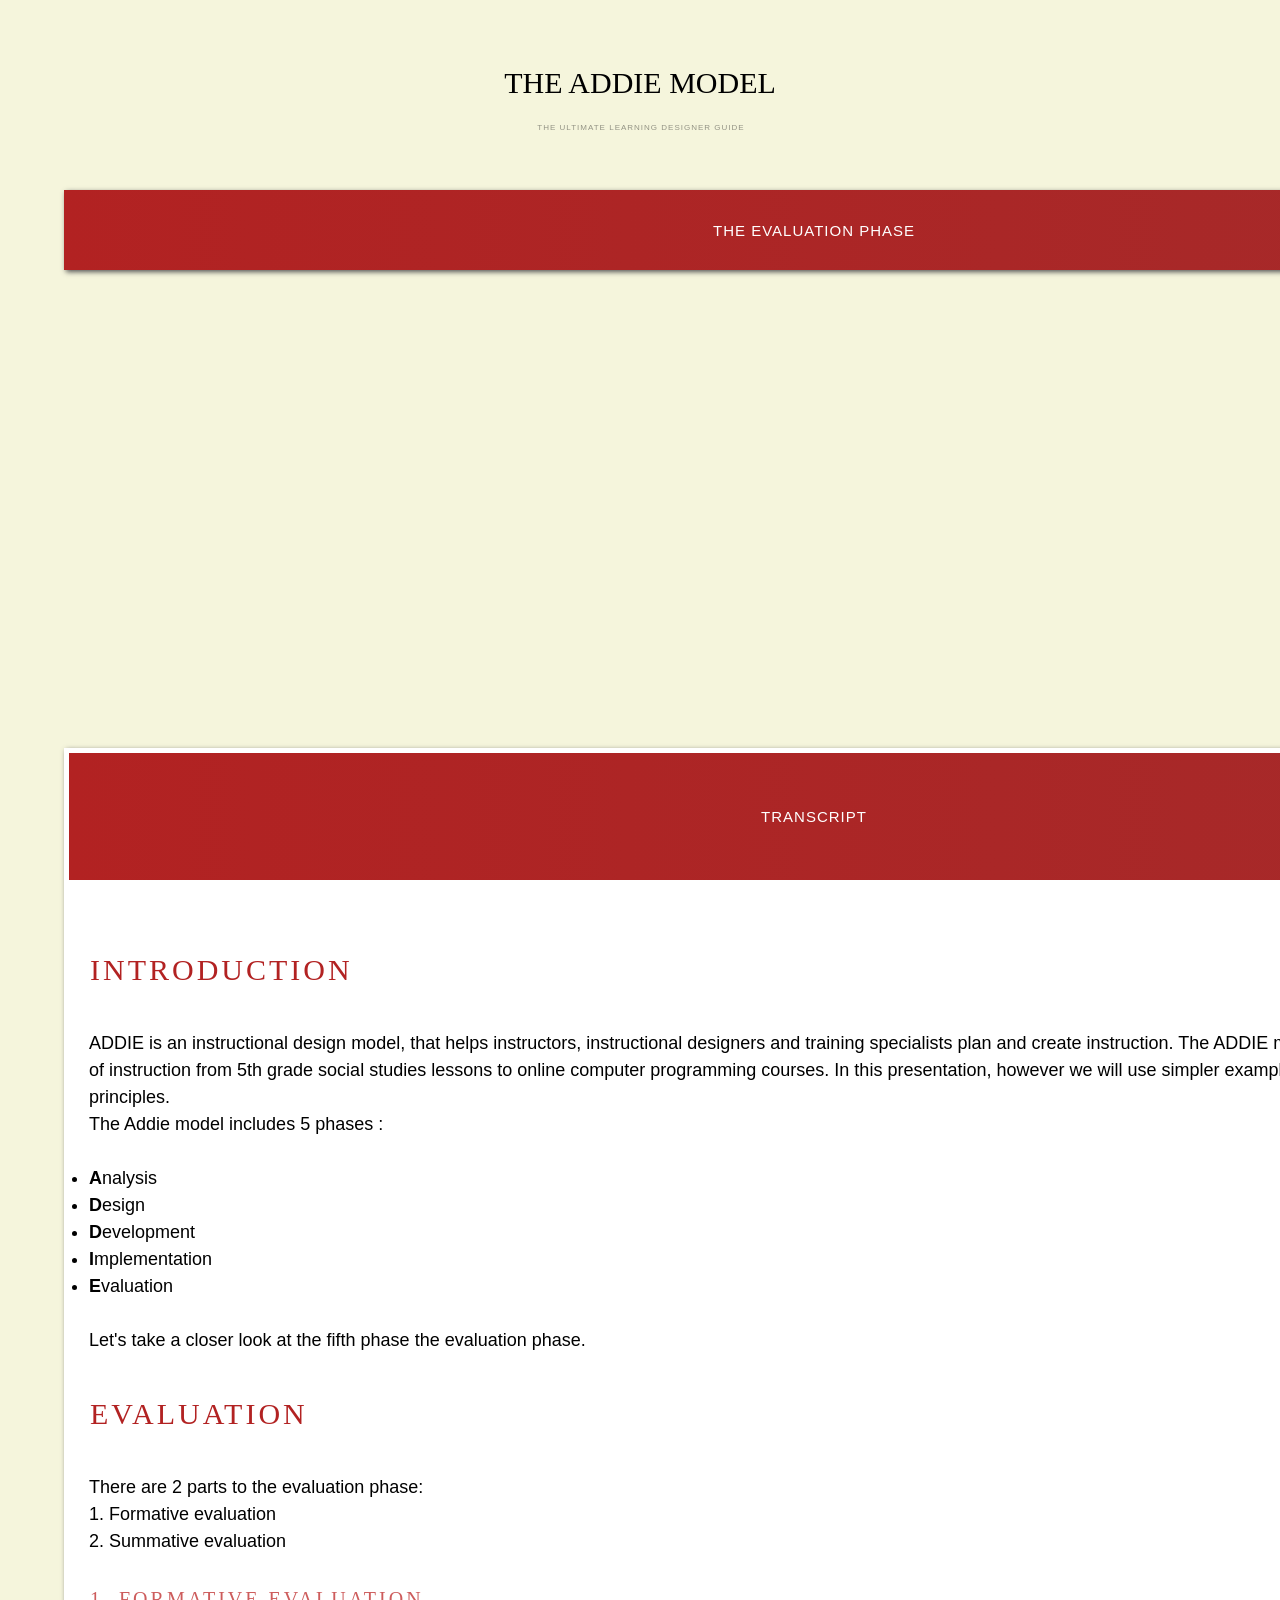
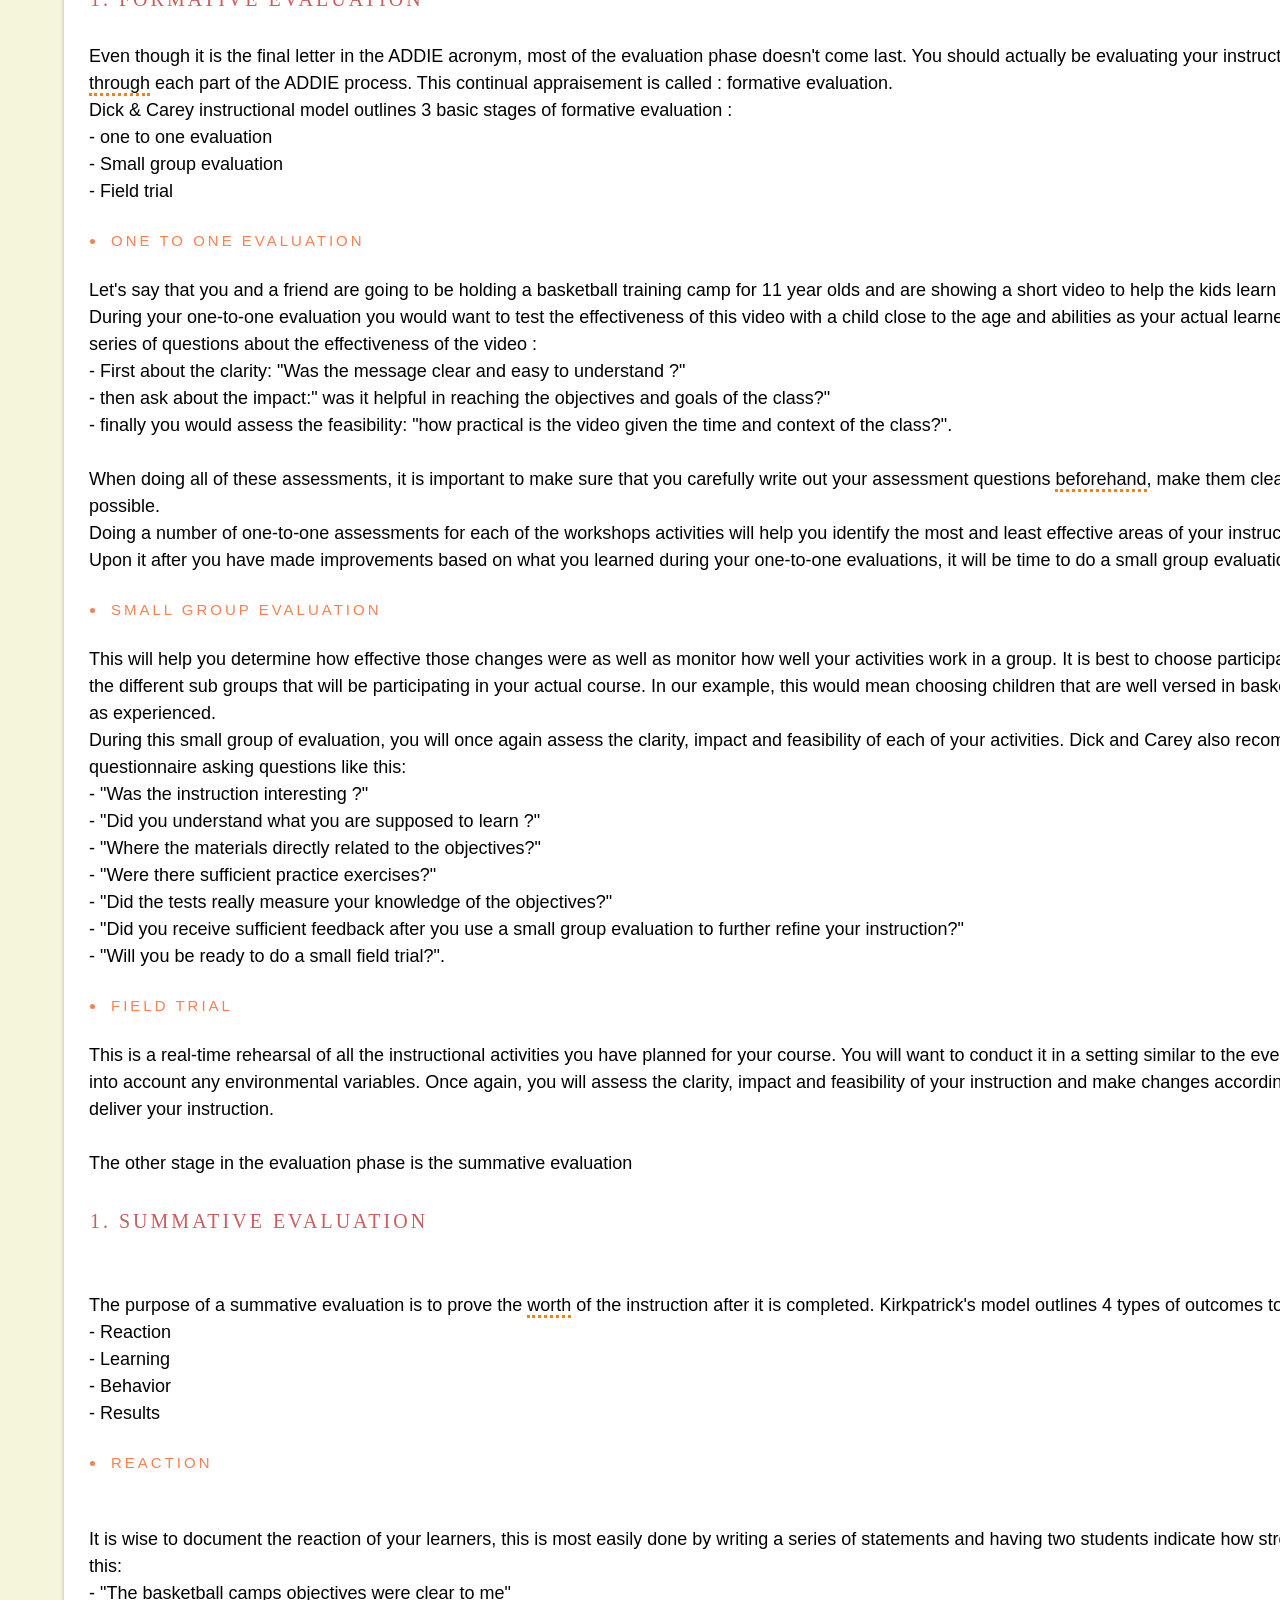
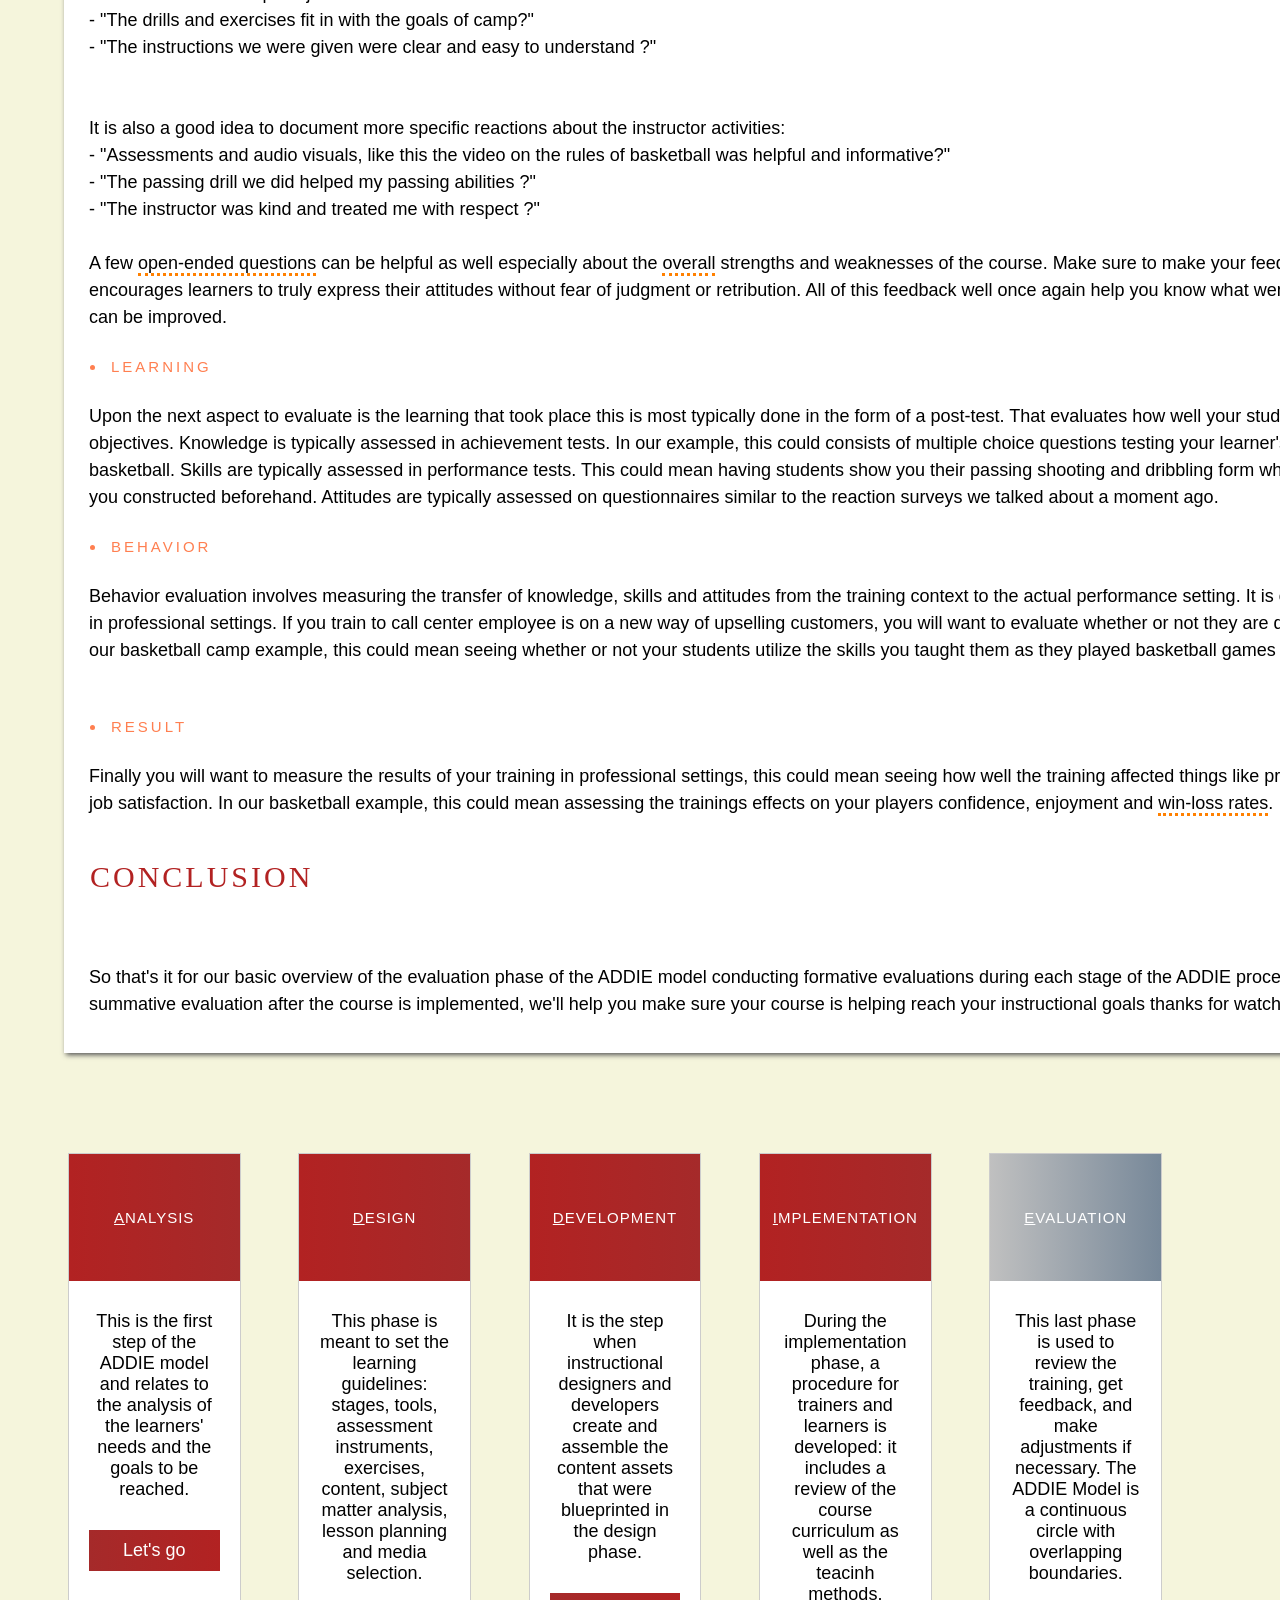
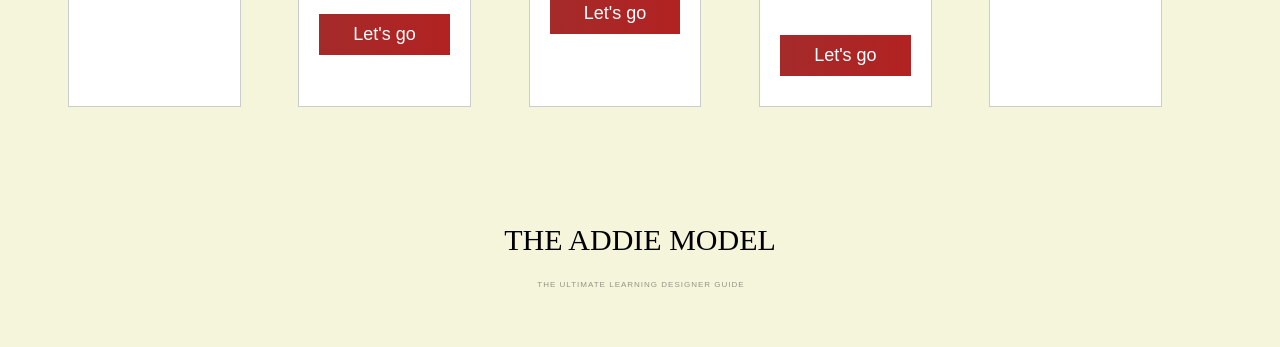
<file: evaluationphase.htm>
<html>
 
<head>

<link rel="stylesheet" type="text/css" href="stylesheet2.css">

<title>The ADDIE Model </title>
    
  </head>


  <body>


<div class="container">

<div class="heading">

<h3><a href="http://p6628.phpnet.org/ESPE/M2/clairef/addiemodel.htm">The ADDIE Model</a> </h3> 
<span1>The ultimate learning designer guide</span1>

</div> 





<div class="titre"><h1> The Evaluation Phase </h1></div>

<iframe class="center" width="672" height="378" src="https://www.youtube.com/embed/CBoI0wBo4vw" title="YouTube video player" frameborder="0" allow="accelerometer; autoplay; clipboard-write; encrypted-media; gyroscope; picture-in-picture" allowfullscreen></iframe>


<div class="card2">
        <div class="card-header2">
          <h1> Transcript </h1>
        </div>
        <div class="card-body2">
         <p class="exemple">

<BR><h4>Introduction</h4>
<BR>ADDIE is an instructional design model, that helps instructors, instructional designers and training specialists plan and create instruction. The ADDIE model is used to create all kinds of instruction from 5th grade social studies lessons to online computer programming courses. In this presentation, however we will use simpler examples to illustrate the ADDIE principles.
<BR>The Addie model includes 5 phases : <BR> 
<BR>
<ul>
<li><b>A</b>nalysis</li>
<li><b>D</b>esign</li>
<li><b>D</b>evelopment</li>
<li><b>I</b>mplementation</li>
<li><b>E</b>valuation</li>
</ul>
<BR>Let's take a closer look at the fifth phase the evaluation phase.
<BR>
<BR><h4>evaluation</h4>
<BR>There are 2 parts to the evaluation phase: 
<BR>1. Formative evaluation
<BR>2. Summative evaluation 
<BR>
<BR><h5>1. Formative evaluation</h5>
<BR>Even though it is the final letter in the ADDIE acronym, most of the evaluation phase doesn't come last. You should actually be evaluating your instructional materials as you <abbr title="traverser, passer par">go through</abbr> each part of the ADDIE process.
This continual appraisement is called : formative evaluation.
<BR> Dick & Carey instructional model outlines 3 basic stages of formative evaluation :
<BR>- one to one evaluation 
<BR>- Small group evaluation 
<BR>- Field trial     
<BR>
<BR><h6><li>one to one evaluation</li></h6>
<BR>Let's say that you and a friend are going to be holding a basketball training camp for 11 year olds and are showing a short video to help the kids learn the basic rules of basketball.
<BR>During your one-to-one evaluation you would want to test the effectiveness of this video with a child close to the age and abilities as your actual learners. You would then ask them a series of questions about the effectiveness of the video :
<BR>- First about the clarity: "Was the message clear and easy to understand ?" 
<BR>- then ask about the impact:" was it helpful in reaching the objectives and goals of the class?"
<BR>- finally you would assess the feasibility: "how practical is the video given the time and context of the class?".
<BR>
<BR>When doing all of these assessments, it is important to make sure that you carefully write out your assessment questions <abbr title="à l'avance/au préalable">beforehand</abbr>, make them clear, consistent and as objective as possible.
<BR>Doing a number of one-to-one assessments for each of the workshops activities will help you identify the most and least effective areas of your instruction and improve.
<BR>Upon it after you have made improvements based on what you learned during your one-to-one evaluations, it will be time to do a small group evaluation.
<BR>
<BR><h6><li>Small group evaluation</li></h6>
<BR>This will help you determine how effective those changes were as well as monitor how well your activities work in a group.  It is best to choose participants that <abbr title="précisément">accurately </abbr> represent the different sub groups that will be participating in your actual course. In our example, this would mean choosing children that are well versed in basketball as well as those that aren't as experienced.
<BR> During this small group of evaluation, you will once again assess the clarity, impact and feasibility of each of your activities. Dick and Carey also recommend adding an attitude questionnaire asking questions like this:
<BR>- "Was the instruction interesting ?"
<BR>- "Did you understand what you are supposed to learn ?"
<BR>- "Where the materials directly related to the objectives?"
<BR>- "Were there sufficient practice exercises?"
<BR>- "Did the tests really measure your knowledge of the objectives?"
<BR>- "Did you receive sufficient feedback after you use a small group evaluation to further refine your instruction?"
<BR>- "Will you be ready to do a small field trial?".
<BR>
<BR><h6><li>field trial</li></h6>
<BR>This is a real-time rehearsal of all the instructional activities you have planned for your course.
You will want to conduct it in a setting similar to the eventual instructional setting to take into account any environmental variables.
Once again, you will assess the clarity, impact and feasibility of your instruction and make changes accordingly, then you will be ready to deliver your instruction.
<BR>
<BR>The other stage in the evaluation phase is the summative evaluation
<BR>  
<BR><h5>1. Summative evaluation</h5>
<BR>
<BR>The purpose of a summative evaluation is to prove the <abbr title="valeur"> worth</abbr> of the instruction after it is completed.
Kirkpatrick's model outlines 4 types of outcomes to evaluate:
<BR>- Reaction
<BR>- Learning
<BR>- Behavior
<BR>- Results
<BR>
<BR><h6><li>Reaction</li></h6>
<BR>
<BR> It is wise to document the reaction of your learners, this is most easily done by writing a series of statements and having two students indicate how strongly they agree or disagree like this:
<BR>- "The basketball camps objectives were clear to me"
<BR>- "The drills and exercises fit in with the goals of camp?"
<BR>- "The instructions we were given were clear and easy to understand ?"<BR>
<BR>
<BR>It is also a good idea to document more specific reactions about the instructor activities:
<BR>- "Assessments and audio visuals, like this the video on the rules of basketball was helpful and informative?"
<BR>- "The passing drill we did helped my passing abilities ?"
<BR>- "The instructor was kind and treated me with respect ?"
<BR>
<BR>A few <abbr title="questions ouvertes">open-ended questions</abbr> can be helpful as well especially about the <abbr title="global">overall</abbr> strengths and weaknesses of the course.
Make sure to make your feedback survey anonymous this encourages learners to truly express their attitudes without fear of judgment or retribution.
All of this feedback well once again help you know what went well in the course and what can be improved.
<BR>
<BR><h6><li>learning </li></h6>
<BR>Upon the next aspect to evaluate is the learning that took place this is most typically done in the form of a post-test. That evaluates how well your students achieved your learning objectives. Knowledge is typically assessed in achievement tests. In our example, this could consists of multiple choice questions testing your learner's understanding of the rules of basketball. Skills are typically assessed in performance tests. This could mean having students show you their passing shooting and dribbling form while you took notes on a rubric you constructed beforehand.
Attitudes are typically assessed on questionnaires similar to the reaction surveys we talked about a moment ago. 
<BR>
<BR><h6><li>Behavior </li></h6>
<BR>
Behavior evaluation involves measuring the transfer of knowledge, skills and attitudes from the training context to the actual performance setting. It is especially important to track this in professional settings.
If you train to call center employee is on a new way of upselling customers, you will want to evaluate whether or not they are doing this on their actual calls.
In our basketball camp example, this could mean seeing whether or not your students utilize the skills you taught them as they played basketball games outside your workshop. <BR>
<BR>
<BR><h6><li>Result</li></h6>
<BR>Finally you will want to measure the results of your training in professional settings, this could mean seeing how well the training affected things like profits, productivity, morale and job satisfaction.
In our basketball example, this could mean assessing the trainings effects on your players confidence, enjoyment and <abbr title="Taux de victoires et de défaites">win-loss rates</abbr>. 
<BR>
<BR><h4>conclusion</h4>
<BR>
<BR>So that's it for our basic overview of the evaluation phase of the ADDIE model conducting formative evaluations during each stage of the ADDIE process as well as administering a summative evaluation after the course is implemented, we'll help you make sure your course is helping reach your instructional goals thanks for watching. <BR> </p>
          
        </div>
      </div>



<div class="row">
      <div class="card">
        <div class="card-header">
          <h1> <u>A</u>nalysis</h1>
        </div>
        <div class="card-body">
          <p>
            This is the first step of the ADDIE model and relates to the analysis of the learners' needs and the goals to be reached.
          </p>
          <a href="http://p6628.phpnet.org/ESPE/M2/clairef/analysis2.htm" class="btn">Let's go</a>
        </div>
      </div>

      <div class="card">
        <div class="card-header">
          <h1> <u>D</u>esign</h1>
        </div>
        <div class="card-body">
          <p>
            This phase is meant to set the learning guidelines: stages, tools, assessment instruments, exercises, content, subject matter analysis, lesson planning and media selection.
          </p>
          <a href="http://p6628.phpnet.org/ESPE/M2/clairef/designphase.htm" class="btn">Let's go</a>
        </div>
      </div>

      <div class="card">
        <div class="card-header">
          <h1> <u>D</u>evelopment</h1>
        </div>
        <div class="card-body">
          <p>
            It is the step when instructional designers and developers create and assemble the content assets that were blueprinted in the design phase. 
          </p>
          <a href="http://p6628.phpnet.org/ESPE/M2/clairef/developmentphase.htm" class="btn">Let's go</a>
        </div>
      </div>


      <div class="card">
        <div class="card-header">
          <h1> <u>I</u>mplementation</h1>
        </div>
        <div class="card-body">
          <p>
            During the implementation phase, a procedure for trainers and learners is developed: it includes a review of the course curriculum as well as the teacinh methods.
          </p>
          <a href="http://p6628.phpnet.org/ESPE/M2/clairef/implementationphase.htm" class="btn">Let's go</a>
        </div>
      </div>

 <div class="card3">
        <div class="card-header3">
          <h1><u>E</u>valuation</h1>
        </div>
        <div class="card-body3">
          <p>
            This last phase is used to review the training, get feedback, and make adjustments if necessary. The ADDIE Model is a continuous circle with overlapping boundaries.
          </p>
         
        </div>
      </div>

    </div>
    </div>



</p> 

</div>        


<div class="container">

<div class="heading">

<h3><a href="http://p6628.phpnet.org/ESPE/M2/clairef/addiemodel.htm">The ADDIE Model</a> </h3> 
<span1>The ultimate learning designer guide</span1>

</div> 

</body>

</html>
</file>
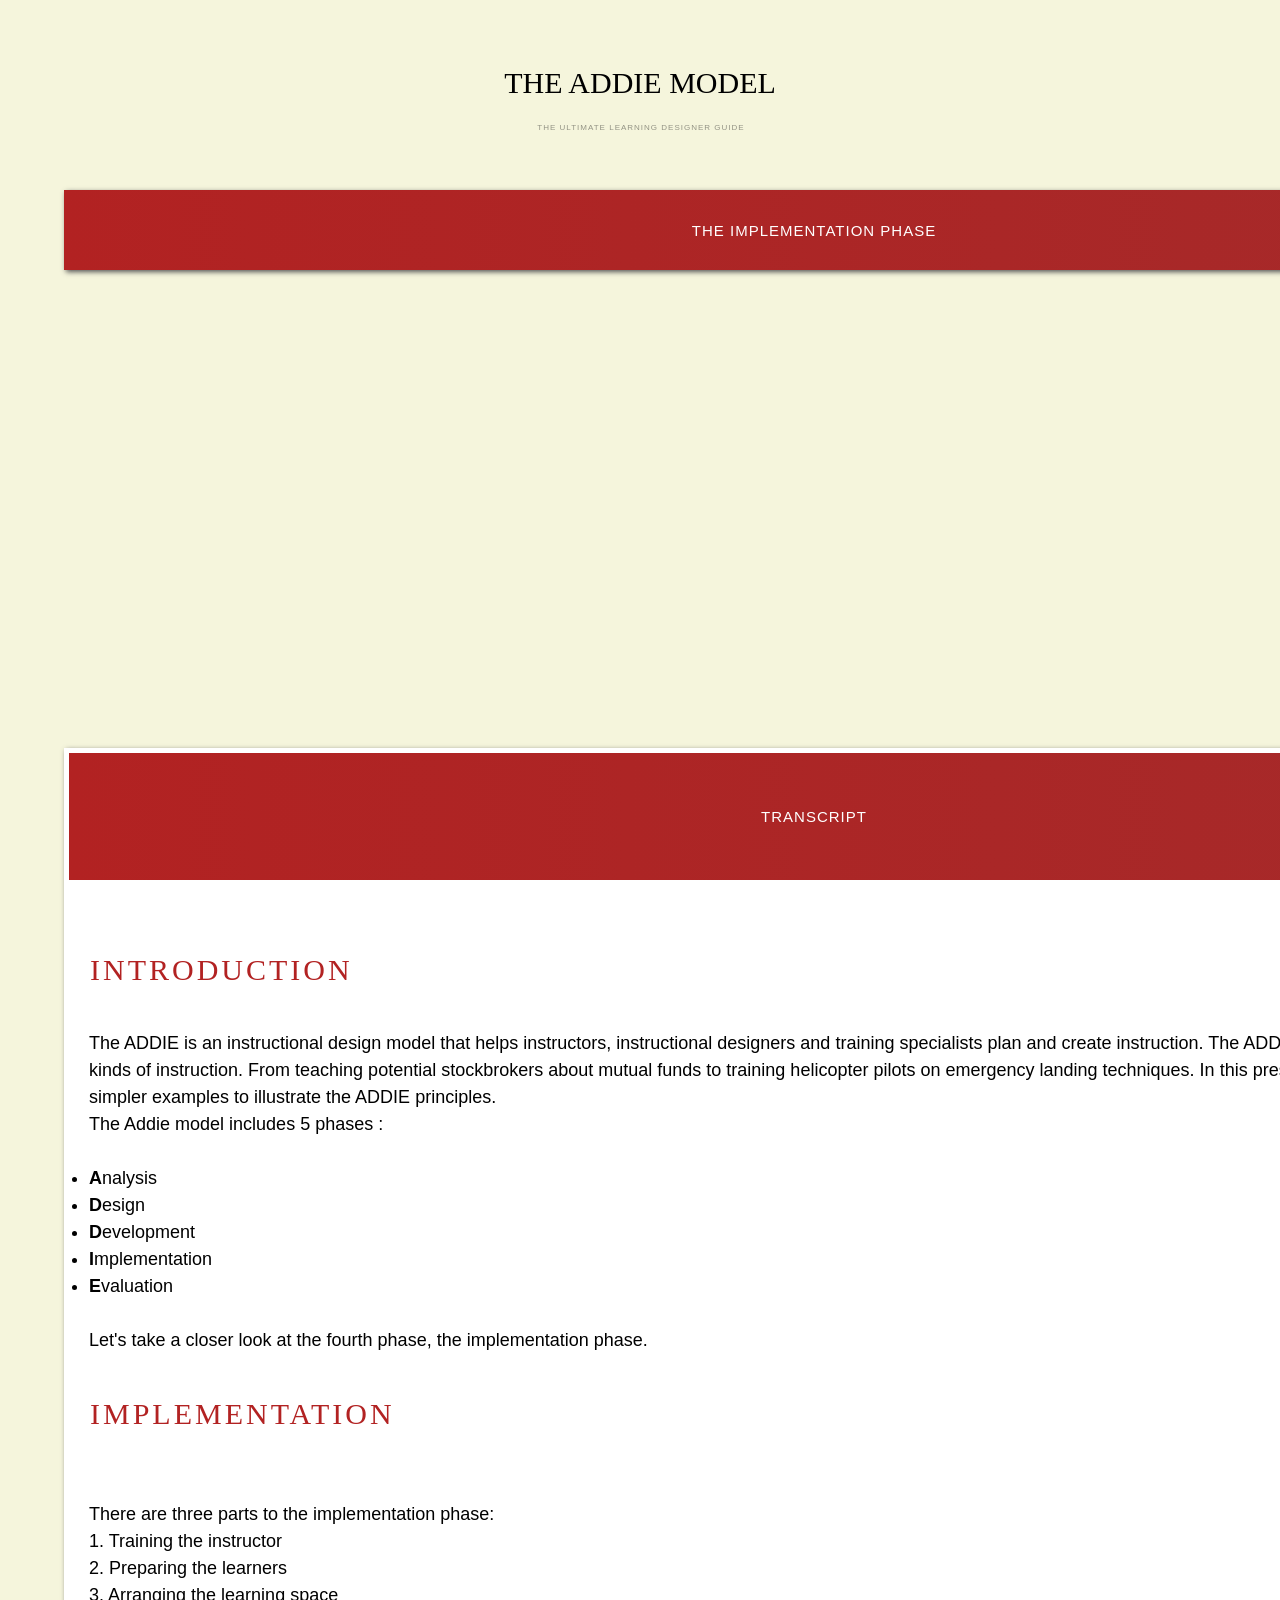
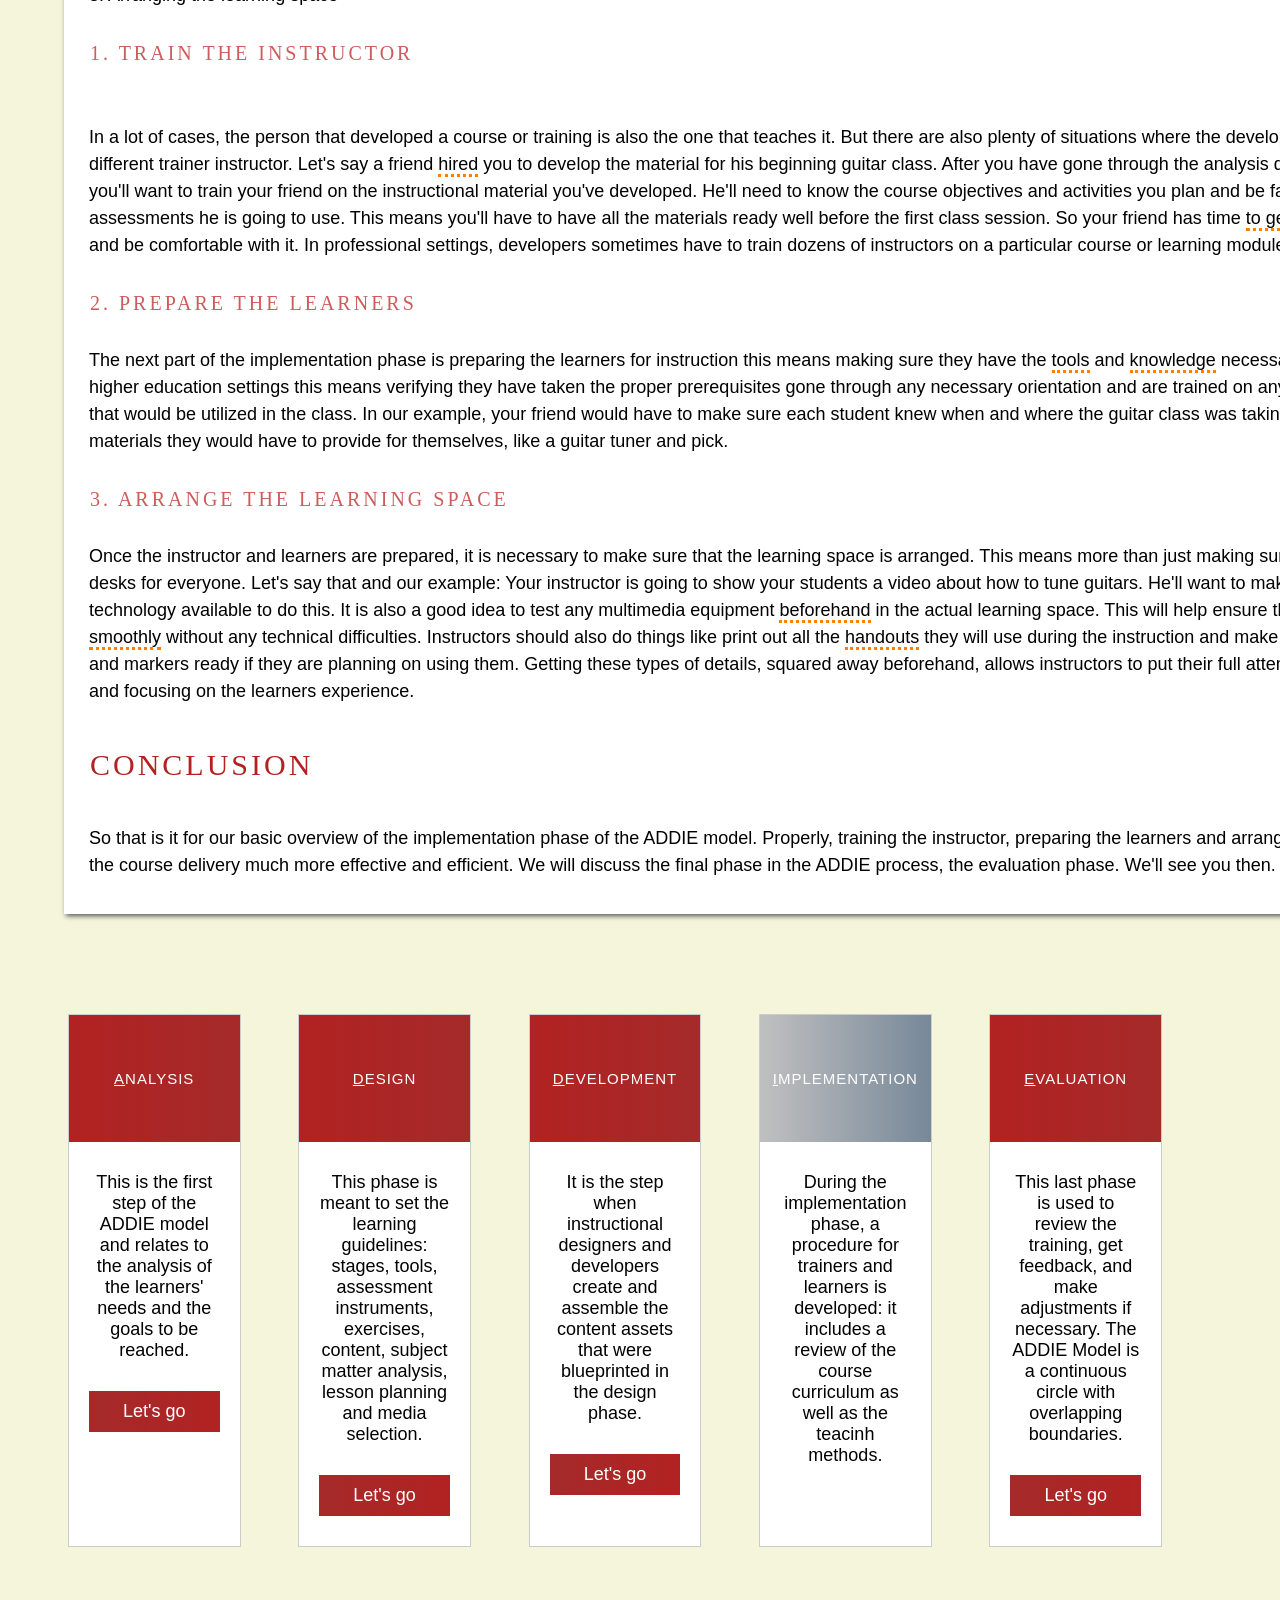
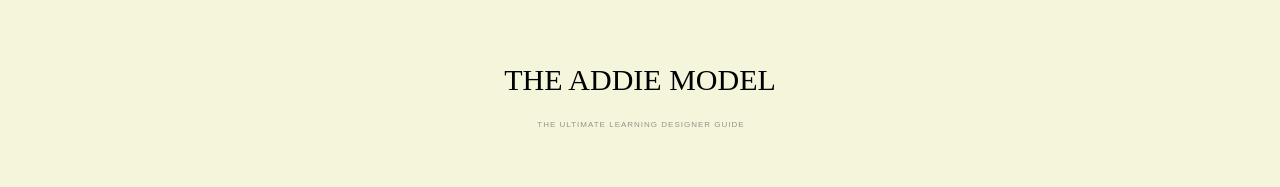
<file: implementationphase.htm>
<html>
 
<head>

<link rel="stylesheet" type="text/css" href="stylesheet2.css">

<title>The ADDIE Model </title>
    
  </head>


  <body>


<div class="container">

<div class="heading">

<h3><a href="http://p6628.phpnet.org/ESPE/M2/clairef/addiemodel.htm">The ADDIE Model</a> </h3> 
<span1>The ultimate learning designer guide</span1>

</div> 





<div class="titre"><h1> The Implementation Phase </h1></div>

<iframe class="center" width="672" height="378" src="https://www.youtube.com/embed/q8yky6-P1Uw" title="YouTube video player" frameborder="0" allow="accelerometer; autoplay; clipboard-write; encrypted-media; gyroscope; picture-in-picture" allowfullscreen></iframe>


<div class="card2">
        <div class="card-header2">
          <h1> Transcript </h1>
        </div>
        <div class="card-body2">
         <p class="exemple">

<BR><h4>Introduction</h4>

<BR>The ADDIE is an instructional design model that helps instructors, instructional designers and training specialists plan and create instruction. The ADDIE model is used to create all kinds of instruction. From teaching potential stockbrokers about mutual funds to training helicopter pilots on emergency landing techniques. In this presentation,however, we will use simpler examples to illustrate the ADDIE principles. 
<BR>The Addie model includes 5 phases : <BR> 
<BR>
<ul>
<li><b>A</b>nalysis</li>
<li><b>D</b>esign</li>
<li><b>D</b>evelopment</li>
<li><b>I</b>mplementation</li>
<li><b>E</b>valuation</li>
</ul>
<BR>Let's take a closer look at the fourth phase, the implementation phase. 
<BR>
<BR><h4>implementation</h4>
<BR>
<BR>There are three parts to the implementation phase:
<BR>1. Training the instructor
<BR>2. Preparing the learners 
<BR>3. Arranging the learning space
<BR>
<BR><h5>1. Train the instructor</h5>
<BR>
<BR>In a lot of cases, the person that developed a course or training is also the one that teaches it. But there are also plenty of situations where the developer turns the course over to a different trainer instructor. 

Let's say a friend <abbr title="embauché/employé">hired</abbr> you to develop the material for his beginning guitar class. After you have gone through the analysis design and development phases, you'll want to train your friend on the instructional material you've developed.  He'll need to know the course objectives and activities you plan and be familiar with all of the media and assessments he is going to use. This means you'll have to have all the materials ready well before the first class session. So your friend has time 

<abbr title="se familiariser">to get acquainted</abbr> with the material and be comfortable with it. In professional settings, developers sometimes have to train dozens of instructors on a particular course or learning module in many different areas. 
<BR>
<BR><h5>2. Prepare the learners</h5>
<BR>

The next part of the implementation phase is preparing the learners for instruction this means making sure they have the <abbr title="outils">tools</abbr> and <abbr title="connaissances">knowledge</abbr> necessary to participate in the class. In higher education settings this means verifying they have taken the proper prerequisites gone through any necessary orientation and are trained on any learning management software that would be utilized in the class. In our example, your friend would have to make sure each student knew when and where the guitar class was taking place, as well as what materials they would have to provide for themselves, like a guitar tuner and pick.
<BR>
<BR><h5>3. Arrange the learning space</h5>
<BR> 

Once the instructor and learners are prepared, it is necessary to make sure that the learning space is arranged. This means more than just making sure there are enough chairs and desks for everyone. Let's say that and our example: Your instructor is going to show your students a video about how to tune guitars. He'll want to make sure that he has the technology available to do this. It is also a good idea to test any multimedia equipment <abbr title="à l'avance/au préalable">beforehand</abbr> in the actual learning space. This will help ensure that the instruction will go <abbr title="en douceur/sans problème">smoothly</abbr> without any technical difficulties. 

Instructors should also do things like print out all the <abbr title="polycopiés">handouts</abbr> they will use during the instruction and make sure they have a whiteboard and markers ready if they are planning on using them. Getting these types of details, squared away beforehand, allows instructors to put their full attention to delivering the course and focusing on the learners experience.

<BR>
<BR><h4>conclusion</h4>
<BR>
So that is it for our basic overview of the implementation phase of the ADDIE model. Properly, training the instructor, preparing the learners and arranging the learning space will make the course delivery much more effective and efficient. 

We will discuss the final phase in the ADDIE process, the evaluation phase. We'll see you then.  </p> 

        </div>
      </div>



<div class="row">
      <div class="card">
        <div class="card-header">
          <h1> <u>A</u>nalysis</h1>
        </div>
        <div class="card-body">
          <p>
            This is the first step of the ADDIE model and relates to the analysis of the learners' needs and the goals to be reached.
          </p>
          <a href="http://p6628.phpnet.org/ESPE/M2/clairef/analysis2.htm" class="btn">Let's go</a>
        </div>
      </div>

      <div class="card">
        <div class="card-header">
          <h1> <u>D</u>esign</h1>
        </div>
        <div class="card-body">
          <p>
            This phase is meant to set the learning guidelines: stages, tools, assessment instruments, exercises, content, subject matter analysis, lesson planning and media selection.
          </p>
          <a href="http://p6628.phpnet.org/ESPE/M2/clairef/designphase.htm" class="btn">Let's go</a>
        </div>
      </div>

      <div class="card">
        <div class="card-header">
          <h1> <u>D</u>evelopment</h1>
        </div>
        <div class="card-body">
          <p>
            It is the step when instructional designers and developers create and assemble the content assets that were blueprinted in the design phase. 
          </p>
          <a href="http://p6628.phpnet.org/ESPE/M2/clairef/developmentphase.htm" class="btn">Let's go</a>
        </div>
      </div>


      <div class="card3">
        <div class="card-header3">
          <h1> <u>I</u>mplementation</h1>
        </div>
        <div class="card-body3">
          <p>
            During the implementation phase, a procedure for trainers and learners is developed: it includes a review of the course curriculum as well as the teacinh methods.
          </p>
         
        </div>
      </div>

 <div class="card">
        <div class="card-header">
          <h1><u>E</u>valuation</h1>
        </div>
        <div class="card-body">
          <p>
            This last phase is used to review the training, get feedback, and make adjustments if necessary. The ADDIE Model is a continuous circle with overlapping boundaries.
          </p>
          <a href="http://p6628.phpnet.org/ESPE/M2/clairef/evaluationphase.htm" class="btn">Let's go</a>
        </div>
      </div>

    </div>

    </div>



</p> 

</div>        


<div class="container">

<div class="heading">

<h3><a href="http://p6628.phpnet.org/ESPE/M2/clairef/addiemodel.htm">The ADDIE Model</a> </h3> 
<span1>The ultimate learning designer guide</span1>

</div> 

</body>

</html>
</file>
<file: stylesheet2.css>
* {
  padding: 0;
  margin: 0;
  box-sizing: border-box;
}



span {
  font-size: 13px;
  font-weight: 500;
  text-transform: uppercase;
  letter-spacing: 4px;
  line-height: 3em;
  padding-left: 0.25em;
  color: rgba(0, 0, 0, 0.4);
  padding-bottom: 2px;
}


h2 { 

color: #111; 
font-family: 'Jazz LET', fantasy; 
font-size: 64px; 
font-weight: 400; 
line-height: 64px; 
margin: 0 0 0; 
padding: 20px 30px; 
text-align: center; 
text-transform: uppercase; 

}

h3 { 

color: #111; 
font-family: 'Jazz LET', fantasy; 
font-size: 30px; 
font-weight: 300; 
line-height: 64px; 
margin: 0 0 0; 
padding: 1px 1px; 
text-align: center; 
text-transform: uppercase; 

}

h4 { 

color: #B22222; 
font-family: 'Jazz LET', fantasy; 
font-size: 30px; 
font-weight: 300; 
line-height: 64px; 
margin: 0 0 0; 
padding: 1px 1px; 
text-transform: uppercase; 
letter-spacing: 3px;

}

h5 { 

color: #CD5C5C; 
font-family: 'Jazz LET', fantasy; 
font-size: 20px; 
font-weight: 150; 
line-height: 32px; 
margin: 0 0 0; 
padding: 1px 1px; 
text-transform: uppercase; 
letter-spacing: 3px;

}

h6 { 

color: #FF7F50; 
font-size: 15px; 
font-weight: 80; 
line-height: 16px; 
margin: 0 0 0; 
padding: 1px 1px; 
text-transform: uppercase; 
letter-spacing: 3px;

}

h1 { 

color: #fff; 
font-size: 15px; 
font-weight: 80; 
line-height: 25px; 
margin: 0 0 0; 
padding: 1px 1px; 
text-transform: uppercase; 
letter-spacing: 1px;

}



span1 {
  font-size: 8px;
  font-weight: 500;
  text-transform: uppercase;
  letter-spacing: 1px;
  line-height: 3em;
  padding-left: 0.25em;
  color: rgba(0, 0, 0, 0.4);
  padding-bottom: 2px;
}

span2 {
  font-size: 10px;
  font-weight: 500;
  text-transform: uppercase;
  letter-spacing: 2px;
  color: rgba(0, 0, 0, 0.4); 
padding-bottom: 5px;
 
}

body {
  background-color:#F5F5DC;
  font-family: sans-serif;

}

.container {
  width: 90%;
  margin: 50px auto;
}
.heading {
  text-align: center;
  font-size: 30px;
  margin-bottom: 50px;
}

.ending {
  text-align: center;
  font-size: 12px;
  margin-top: 120px;

}

.row {
  display: flex;
  flex-direction: row;
  justify-content: space-around;
  flex-flow: wrap;
}

.card {
  width: 15%;
  background: #fff;
  border: 1px solid #ccc;
  margin-bottom: 50px;
margin-top: 50px;
margin-right: 50px;
  transition: 0.3s;
}

.card-header {
  text-align: center;
  padding: 50px 10px;
  background: linear-gradient(to right, #B22222, #A52A2A);
  color: #fff;
}

.card-body {
  padding: 30px 20px;
  text-align: center;
  font-size: 18px;
}

.card3 {
  width: 15%;
  background: #fff;
  border: 1px solid #ccc;
  margin-bottom: 50px;
margin-top: 50px;
margin-right: 50px;
  transition: 0.3s;
}

.card-header3 {
  text-align: center;
  padding: 50px 10px;
  background: linear-gradient(to right, #C0C0C0, #778899);
  color: #fff;
}

.card-body3 {
  padding: 30px 20px;
  text-align: center;
  font-size: 18px;
}

.card-body .btn {
  display: block;
  color: #fff;
  text-align: center;
  background: linear-gradient(to right, #A52A2A, #B22222);
  margin-top: 30px;
  text-decoration: none;
  padding: 10px 5px;
}

.card:hover {
  transform: scale(1.05);
  box-shadow: 0 0 40px -10px rgba(0, 0, 0, 0.25);
}

@media screen and (max-width: 1000px) {
  .card {
    width: 40%;
  }
}

@media screen and (max-width: 620px) {
  .container {
    width: 100%;
  }

  .heading {
    padding: 20px;
    font-size: 20px;
  }

  .card {
    width: 80%;
  }
}

     .exemple {
  text-align: justify;
  
}

abbr, acronym, .help {
  border-bottom: 3px dotted #FF8000;
  text-decoration:none;
  cursor: help;
  }


.card2 {
  width: 1500px;
  background: #fff;
  border: 5px solid #ffffff;
  margin-bottom: 50px;
  margin-top: 50px;
  margin-left:auto;
  margin-right:auto;
  transition: 0.3s;
  align-content: stretch;
  align-items: center;
  box-shadow: 2px 2px 5px #555;
  justify-content: center;
}

.card-header2 {
  text-align: center;
  padding: 50px 10px;
  background: linear-gradient(to right, #B22222, #A52A2A);
  color: #fff;
}

.card-body2 {
  padding: 30px 20px;
  line-height : 1.5;
  font-size: 18px;
}

div.titre {


	height:80px;
	width:1500px;
	margin:50px;
	display: flex;
    	flex-direction: row;
    	flex-wrap: wrap;
    	justify-content: center;
    	align-content: stretch;
    	align-items: center;
	background: linear-gradient(to right, #B22222, #A52A2A);
  color: #fff; 
	margin-left:auto;
	margin-right:auto;
	padding: 2px 2px;
box-shadow: 2px 2px 5px #555;
	  }

iframe.center {
  display: block;
  margin-left: auto;
  margin-right: auto;
}

a{
    text-decoration: none;
    color: black;
}
</file>
